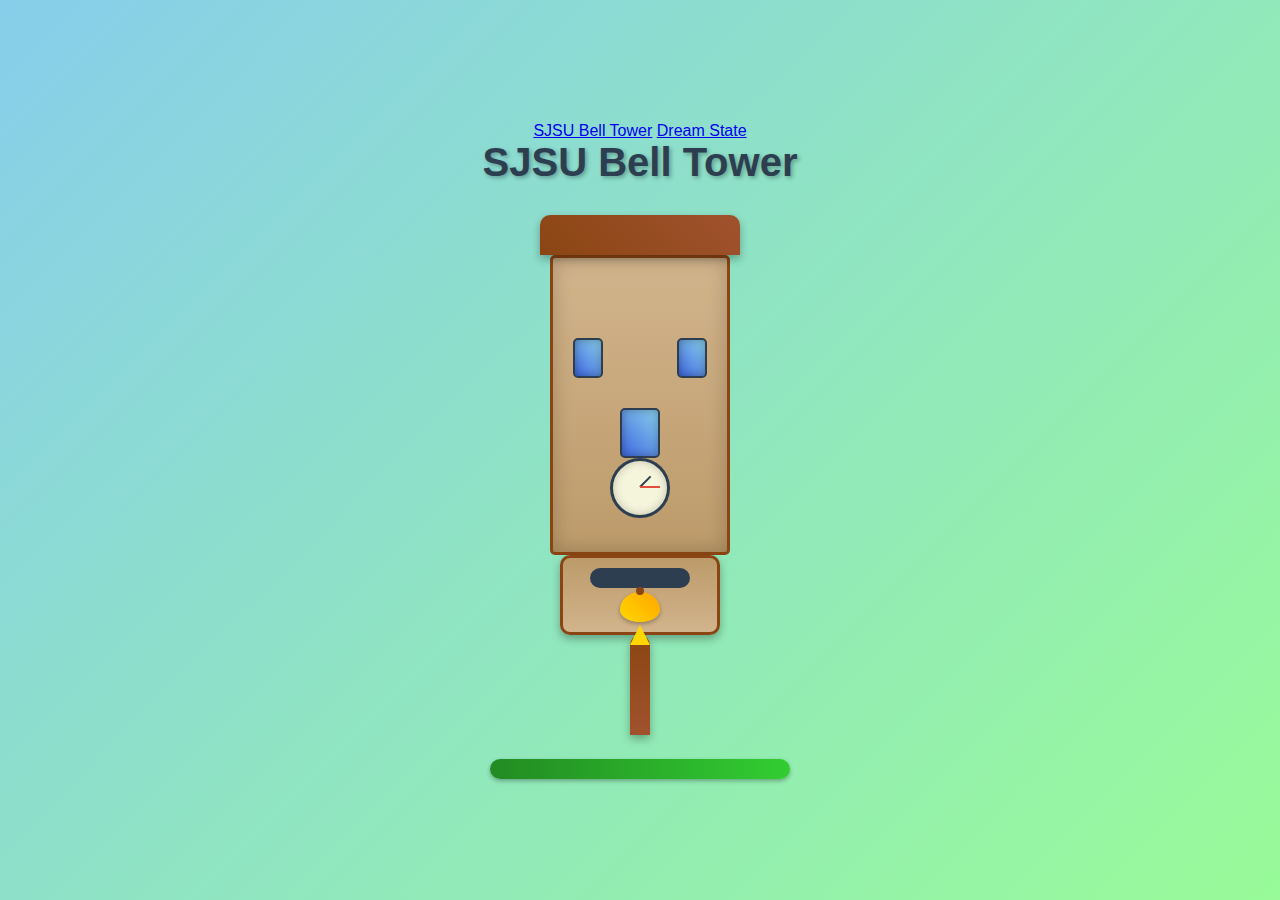
<file: index.html>
<!DOCTYPE html>
<html lang="en">
<head>
    <meta charset="UTF-8">
    <meta name="viewport" content="width=device-width, initial-scale=1.0">
    <title>SJSU Bell Tower</title>
    <link rel="stylesheet" href="style.css">
</head>
<body>
    <div class="container">
        <nav class="navigation">
            <a href="index.html" class="active">SJSU Bell Tower</a>
            <a href="dream.html">Dream State</a>
        </nav>
        
        <h1>SJSU Bell Tower</h1>
        
        <!-- Bell Tower Structure -->
        <div class="bell-tower">
            <!-- Base/Foundation -->
            <div class="tower-base"></div>
            
            <!-- Main Tower Body -->
            <div class="tower-body">
                <!-- Windows -->
                <div class="window window-left"></div>
                <div class="window window-right"></div>
                <div class="window window-center"></div>
                
                <!-- Clock -->
                <div class="clock">
                    <div class="clock-face">
                        <div class="clock-hands">
                            <div class="hour-hand"></div>
                            <div class="minute-hand"></div>
                        </div>
                    </div>
                </div>
            </div>
            
            <!-- Bell Chamber -->
            <div class="bell-chamber">
                <div class="bell-opening"></div>
                <div class="bell"></div>
            </div>
            
            <!-- Spire/Top -->
            <div class="spire">
                <div class="spire-tip"></div>
            </div>
        </div>
        
        <!-- Ground/Base -->
        <div class="ground"></div>
    </div>
</body>
</html>
</file>
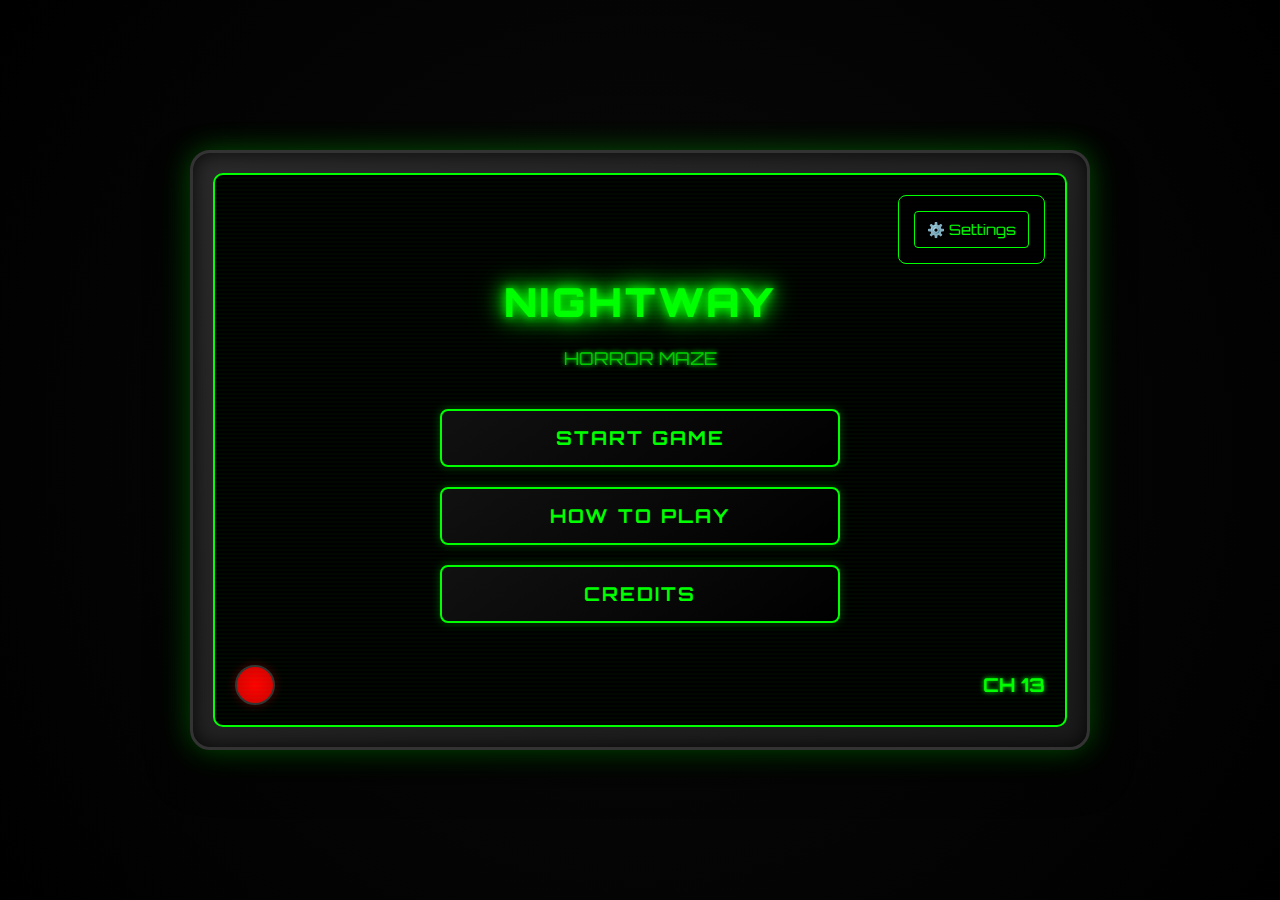
<file: Project horror/Index.html>
<!doctype html>
<html lang="en">
<head>
<meta charset="utf-8" />
<meta name="viewport" content="width=device-width,initial-scale=1" />
<title>Nightway — Horror Maze</title>
<style>
@import url('https://fonts.googleapis.com/css2?family=Orbitron:wght@400;700;900&display=swap');

* {
    margin: 0;
    padding: 0;
    box-sizing: border-box;
}

body {
    font-family: 'Orbitron', monospace;
    background: radial-gradient(circle at center, #0a0a0a 0%, #000000 100%);
    color: #00ff00;
    display: flex;
    align-items: center;
    justify-content: center;
    min-height: 100vh;
    overflow: hidden;
}

/* TV Frame */
.tv-container {
    position: relative;
    width: 900px;
    height: 600px;
    max-width: 95vw;
    max-height: 80vh;
}

.tv-frame {
    width: 100%;
    height: 100%;
    background: linear-gradient(145deg, #2a2a2a, #1a1a1a);
    border-radius: 20px;
    padding: 20px;
    box-shadow: 
        0 0 30px rgba(0, 255, 0, 0.3),
        inset 0 0 20px rgba(0, 0, 0, 0.8),
        0 20px 40px rgba(0, 0, 0, 0.9);
    border: 3px solid #333;
    position: relative;
}

.tv-screen {
    width: 100%;
    height: 100%;
    background: #000;
    border-radius: 10px;
    position: relative;
    overflow: hidden;
    border: 2px solid #00ff00;
}

/* Scan lines effect */
.tv-screen::before {
    content: '';
    position: absolute;
    top: 0;
    left: 0;
    right: 0;
    bottom: 0;
    background: repeating-linear-gradient(
        0deg,
        transparent,
        transparent 2px,
        rgba(0, 255, 0, 0.03) 2px,
        rgba(0, 255, 0, 0.03) 4px
    );
    pointer-events: none;
    z-index: 1;
}

/* Screen glow */
.tv-screen::after {
    content: '';
    position: absolute;
    top: -2px;
    left: -2px;
    right: -2px;
    bottom: -2px;
    background: linear-gradient(45deg, #00ff00, #00cc00, #00ff00);
    border-radius: 12px;
    z-index: -1;
    filter: blur(3px);
    opacity: 0.3;
}

/* Content */
.tv-content {
    position: relative;
    z-index: 2;
    padding: 40px;
    height: 100%;
    display: flex;
    flex-direction: column;
    justify-content: center;
    align-items: center;
    text-align: center;
}

h1 {
    font-size: 2.5rem;
    font-weight: 900;
    margin-bottom: 20px;
    text-shadow: 
        0 0 10px #00ff00,
        0 0 20px #00ff00,
        0 0 30px #00ff00;
    letter-spacing: 3px;
    animation: glow 2s ease-in-out infinite alternate;
}

@keyframes glow {
    from { text-shadow: 0 0 10px #00ff00, 0 0 20px #00ff00, 0 0 30px #00ff00; }
    to { text-shadow: 0 0 20px #00ff00, 0 0 30px #00ff00, 0 0 40px #00ff00; }
}

.subtitle {
    color: #00cc00;
    font-size: 1.1rem;
    margin-bottom: 40px;
    text-shadow: 0 0 5px #00ff00;
}

.menu-container {
    display: flex;
    flex-direction: column;
    gap: 20px;
    width: 100%;
    max-width: 400px;
}

.menu-item {
    background: linear-gradient(145deg, #111, #000);
    border: 2px solid #00ff00;
    border-radius: 8px;
    padding: 15px 25px;
    color: #00ff00;
    text-decoration: none;
    font-size: 1.2rem;
    font-weight: 700;
    text-transform: uppercase;
    letter-spacing: 2px;
    transition: all 0.3s ease;
    position: relative;
    overflow: hidden;
    cursor: pointer;
    box-shadow: 0 0 10px rgba(0, 255, 0, 0.3);
}

.menu-item::before {
    content: '';
    position: absolute;
    top: 0;
    left: -100%;
    width: 100%;
    height: 100%;
    background: linear-gradient(90deg, transparent, rgba(0, 255, 0, 0.2), transparent);
    transition: left 0.5s ease;
}

.menu-item:hover::before {
    left: 100%;
}

.menu-item:hover {
    background: linear-gradient(145deg, #001100, #000);
    box-shadow: 
        0 0 20px rgba(0, 255, 0, 0.6),
        inset 0 0 20px rgba(0, 255, 0, 0.1);
    transform: translateY(-2px);
    text-shadow: 0 0 10px #00ff00;
}

.menu-item:active {
    transform: translateY(0);
    box-shadow: 0 0 15px rgba(0, 255, 0, 0.8);
}

/* Settings Panel */
.settings-panel {
    position: absolute;
    top: 20px;
    right: 20px;
    background: rgba(0, 0, 0, 0.8);
    border: 1px solid #00ff00;
    border-radius: 8px;
    padding: 15px;
    z-index: 10;
}

.settings-toggle {
    background: none;
    border: 1px solid #00ff00;
    color: #00ff00;
    padding: 8px 12px;
    border-radius: 4px;
    cursor: pointer;
    font-family: 'Orbitron', monospace;
    font-size: 0.9rem;
    transition: all 0.3s ease;
}

.settings-toggle:hover {
    background: rgba(0, 255, 0, 0.1);
    box-shadow: 0 0 10px rgba(0, 255, 0, 0.3);
}

.volume-control {
    display: none;
    margin-top: 10px;
    flex-direction: column;
    gap: 10px;
}

.volume-control.show {
    display: flex;
}

.volume-label {
    color: #00ff00;
    font-size: 0.9rem;
    text-align: center;
}

.volume-slider {
    width: 100%;
    height: 6px;
    background: #333;
    border-radius: 3px;
    outline: none;
    -webkit-appearance: none;
}

.volume-slider::-webkit-slider-thumb {
    -webkit-appearance: none;
    width: 18px;
    height: 18px;
    background: #00ff00;
    border-radius: 50%;
    cursor: pointer;
    box-shadow: 0 0 10px rgba(0, 255, 0, 0.5);
}

.volume-slider::-moz-range-thumb {
    width: 18px;
    height: 18px;
    background: #00ff00;
    border-radius: 50%;
    cursor: pointer;
    border: none;
    box-shadow: 0 0 10px rgba(0, 255, 0, 0.5);
}

/* TV Controls */
.tv-controls {
    position: absolute;
    bottom: 20px;
    left: 20px;
    right: 20px;
    display: flex;
    justify-content: space-between;
    align-items: center;
}

.power-button {
    width: 40px;
    height: 40px;
    background: radial-gradient(circle, #ff0000, #cc0000);
    border: 2px solid #333;
    border-radius: 50%;
    cursor: pointer;
    box-shadow: 0 0 10px rgba(255, 0, 0, 0.3);
    transition: all 0.3s ease;
}

.power-button:hover {
    box-shadow: 0 0 15px rgba(255, 0, 0, 0.6);
    transform: scale(1.1);
}

.channel-display {
    color: #00ff00;
    font-size: 1.2rem;
    font-weight: 700;
    text-shadow: 0 0 5px #00ff00;
}

/* Responsive */
@media (max-width: 768px) {
    .tv-container {
        width: 95vw;
        height: 70vh;
    }
    
    h1 {
        font-size: 2rem;
    }
    
    .menu-item {
        font-size: 1rem;
        padding: 12px 20px;
    }
    
    .tv-content {
        padding: 20px;
    }
}

/* Flicker effect */
@keyframes flicker {
    0%, 100% { opacity: 1; }
    50% { opacity: 0.98; }
}

.tv-screen {
    animation: flicker 0.15s infinite linear;
}
</style>
</head>
<body>
<div class="tv-container">
    <div class="tv-frame">
        <div class="tv-screen">
            <div class="tv-content">
                <h1>NIGHTWAY</h1>
                <div class="subtitle">HORROR MAZE</div>
                
                <div class="menu-container">
                    <a class="menu-item" href="game.html">Start Game</a>
                    <a class="menu-item" href="instructions.html">How to Play</a>
                    <a class="menu-item" href="credits.html">Credits</a>
                </div>
            </div>
            
            <!-- Settings Panel -->
            <div class="settings-panel">
                <button class="settings-toggle" onclick="toggleSettings()">⚙️ Settings</button>
                <div class="volume-control" id="volumeControl">
                    <div class="volume-label">Volume</div>
                    <input type="range" class="volume-slider" id="volumeSlider" min="0" max="100" value="50">
                </div>
            </div>
            
            <!-- TV Controls -->
            <div class="tv-controls">
                <div class="power-button" onclick="togglePower()"></div>
                <div class="channel-display">CH 13</div>
            </div>
        </div>
    </div>
</div>

<script>
// Audio context and sounds
let audioContext;
let sounds = {};

// Initialize audio
function initAudio() {
    try {
        audioContext = new (window.AudioContext || window.webkitAudioContext)();
        createSounds();
    } catch (e) {
        console.log('Audio not supported');
    }
}

// Create sound effects
function createSounds() {
    // Button click sound
    sounds.button = createTone(400, 0.1, 'triangle');
    
    // Menu hover sound
    sounds.hover = createTone(600, 0.05, 'sine');
    
    // TV static sound
    sounds.static = createTone(200, 0.2, 'sawtooth');
    
    // Settings sound
    sounds.settings = createTone(800, 0.15, 'square');
}

// Create a tone
function createTone(frequency, duration, type = 'sine') {
    return function() {
        if (!audioContext) return;
        
        const oscillator = audioContext.createOscillator();
        const gainNode = audioContext.createGain();
        
        oscillator.connect(gainNode);
        gainNode.connect(audioContext.destination);
        
        oscillator.frequency.setValueAtTime(frequency, audioContext.currentTime);
        oscillator.type = type;
        
        gainNode.gain.setValueAtTime(0.05, audioContext.currentTime);
        gainNode.gain.exponentialRampToValueAtTime(0.01, audioContext.currentTime + duration);
        
        oscillator.start(audioContext.currentTime);
        oscillator.stop(audioContext.currentTime + duration);
    };
}

// Play sound effect
function playSound(soundName) {
    if (sounds[soundName]) {
        sounds[soundName]();
    }
}

let isSettingsOpen = false;
let isPowerOn = true;

function toggleSettings() {
    isSettingsOpen = !isSettingsOpen;
    const volumeControl = document.getElementById('volumeControl');
    if (isSettingsOpen) {
        volumeControl.classList.add('show');
    } else {
        volumeControl.classList.remove('show');
    }
    playSound('settings');
}

function togglePower() {
    isPowerOn = !isPowerOn;
    const tvScreen = document.querySelector('.tv-screen');
    if (isPowerOn) {
        tvScreen.style.animation = 'flicker 0.15s infinite linear';
    } else {
        tvScreen.style.animation = 'none';
        tvScreen.style.background = '#000';
    }
    playSound('static');
}

// Volume control
const volumeSlider = document.getElementById('volumeSlider');
volumeSlider.addEventListener('input', function() {
    // Here you would typically control actual audio volume
    console.log('Volume set to:', this.value + '%');
});

// Add some retro sound effects (optional)
document.addEventListener('DOMContentLoaded', function() {
    // Initialize audio
    initAudio();
    
    // Add click sound effects for menu items
    const menuItems = document.querySelectorAll('.menu-item');
    menuItems.forEach(item => {
        item.addEventListener('click', function(e) {
            playSound('button');
            // Add a brief visual feedback
            this.style.transform = 'scale(0.95)';
            setTimeout(() => {
                this.style.transform = '';
            }, 100);
        });
        
        // Add hover sound
        item.addEventListener('mouseenter', function() {
            playSound('hover');
        });
    });
    
    // Add sound effects to buttons
    const buttons = document.querySelectorAll('.btn');
    buttons.forEach(button => {
        button.addEventListener('click', function() {
            playSound('button');
        });
        button.addEventListener('mouseenter', function() {
            playSound('hover');
        });
    });
});
</script>
</body>
</html>
</file>
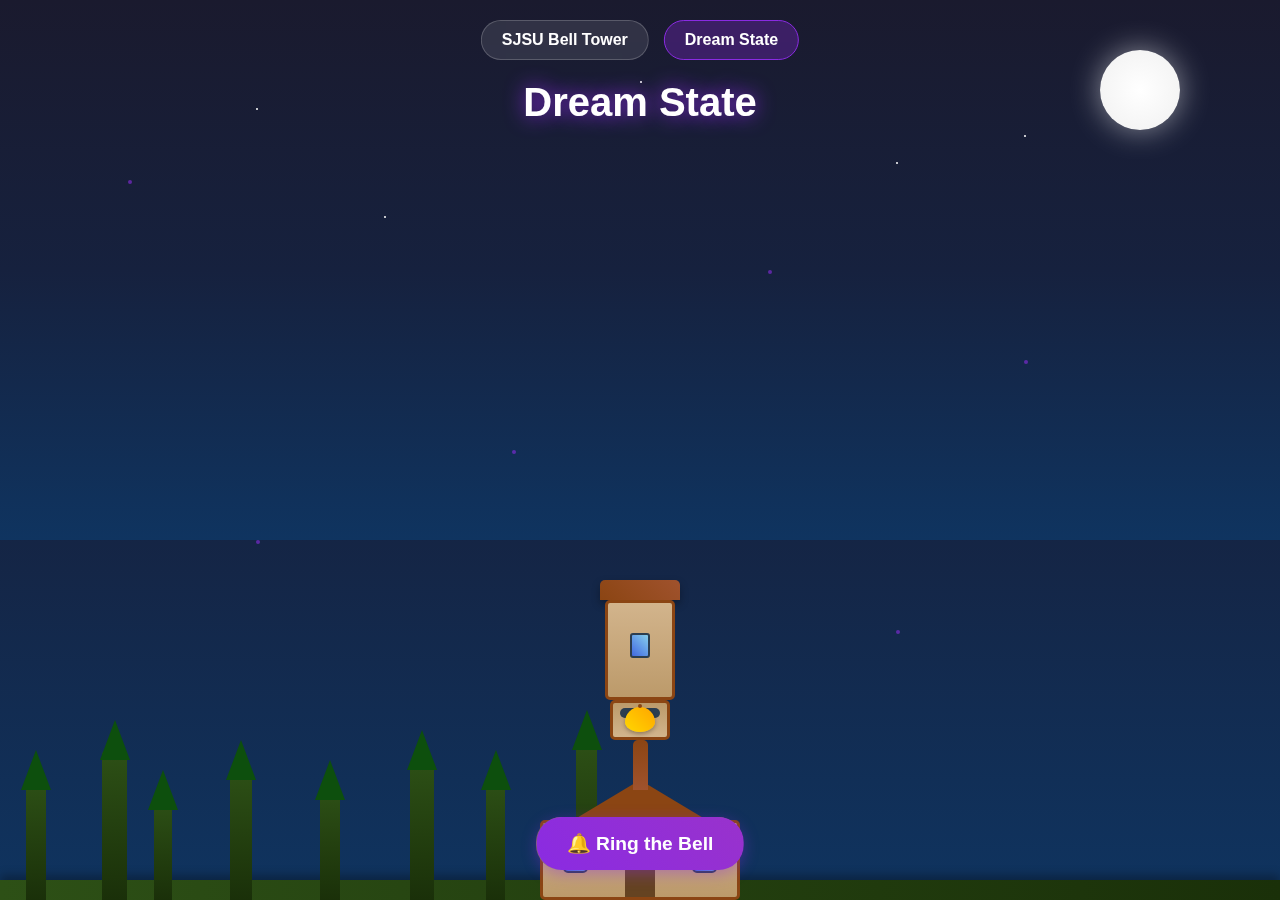
<file: dream.html>
<!DOCTYPE html>
<html lang="en">
<head>
    <meta charset="UTF-8">
    <meta name="viewport" content="width=device-width, initial-scale=1.0">
    <title>Dream State - Forest Church</title>
    <link rel="stylesheet" href="dream.css">
</head>
<body>
    <div class="dream-container">
        <!-- Navigation -->
        <nav class="navigation">
            <a href="index.html">SJSU Bell Tower</a>
            <a href="dream.html" class="active">Dream State</a>
        </nav>
        
        <h1 class="dream-title">Dream State</h1>
        
        <!-- Dream Scene -->
        <div class="dream-scene">
            <!-- Sky and Clouds -->
            <div class="sky">
                <div class="cloud cloud-1"></div>
                <div class="cloud cloud-2"></div>
                <div class="cloud cloud-3"></div>
                <div class="moon"></div>
                <div class="stars">
                    <div class="star star-1"></div>
                    <div class="star star-2"></div>
                    <div class="star star-3"></div>
                    <div class="star star-4"></div>
                    <div class="star star-5"></div>
                </div>
            </div>
            
            <!-- Forest Background -->
            <div class="forest">
                <div class="tree tree-1"></div>
                <div class="tree tree-2"></div>
                <div class="tree tree-3"></div>
                <div class="tree tree-4"></div>
                <div class="tree tree-5"></div>
                <div class="tree tree-6"></div>
                <div class="tree tree-7"></div>
                <div class="tree tree-8"></div>
            </div>
            
            <!-- Church Building -->
            <div class="church">
                <!-- Church Main Building -->
                <div class="church-body">
                    <div class="church-roof"></div>
                    <div class="church-walls">
                        <div class="church-door"></div>
                        <div class="church-window window-left"></div>
                        <div class="church-window window-right"></div>
                    </div>
                </div>
                
                <!-- Bell Tower -->
                <div class="bell-tower">
                    <div class="tower-base"></div>
                    <div class="tower-body">
                        <div class="tower-window"></div>
                    </div>
                    
                    <!-- Bell Chamber -->
                    <div class="bell-chamber">
                        <div class="bell-opening"></div>
                        <div class="big-bell" id="bigBell">
                            <div class="bell-clapper"></div>
                        </div>
                    </div>
                    
                    <!-- Tower Spire -->
                    <div class="tower-spire">
                    </div>
                </div>
            </div>
            
            <!-- Sound Waves -->
            <div class="sound-waves">
                <div class="sound-wave wave-1"></div>
                <div class="sound-wave wave-2"></div>
                <div class="sound-wave wave-3"></div>
                <div class="sound-wave wave-4"></div>
            </div>
            
            <!-- Dream Particles -->
            <div class="dream-particles">
                <div class="particle particle-1"></div>
                <div class="particle particle-2"></div>
                <div class="particle particle-3"></div>
                <div class="particle particle-4"></div>
                <div class="particle particle-5"></div>
                <div class="particle particle-6"></div>
            </div>
            
            <!-- Ground -->
            <div class="ground"></div>
        </div>
        
        <!-- Bell Control -->
        <div class="bell-control">
            <button id="ringBell" class="ring-button">🔔 Ring the Bell</button>
        </div>
    </div>
    
    <script>
        // Bell ringing animation
        document.getElementById('ringBell').addEventListener('click', function() {
            const bell = document.getElementById('bigBell');
            const soundWaves = document.querySelectorAll('.sound-wave');
            
            // Ring the bell
            bell.style.animation = 'bellRing 0.5s ease-in-out';
            
            // Show sound waves
            soundWaves.forEach((wave, index) => {
                setTimeout(() => {
                    wave.style.animation = 'soundWaveExpand 2s ease-out forwards';
                }, index * 200);
            });
            
            // Reset animations after completion
            setTimeout(() => {
                bell.style.animation = 'bellSway 3s ease-in-out infinite';
                soundWaves.forEach(wave => {
                    wave.style.animation = 'none';
                });
            }, 3000);
        });
        
        // Auto-ring bell every 10 seconds
        setInterval(() => {
            document.getElementById('ringBell').click();
        }, 10000);
    </script>
</body>
</html>
</file>
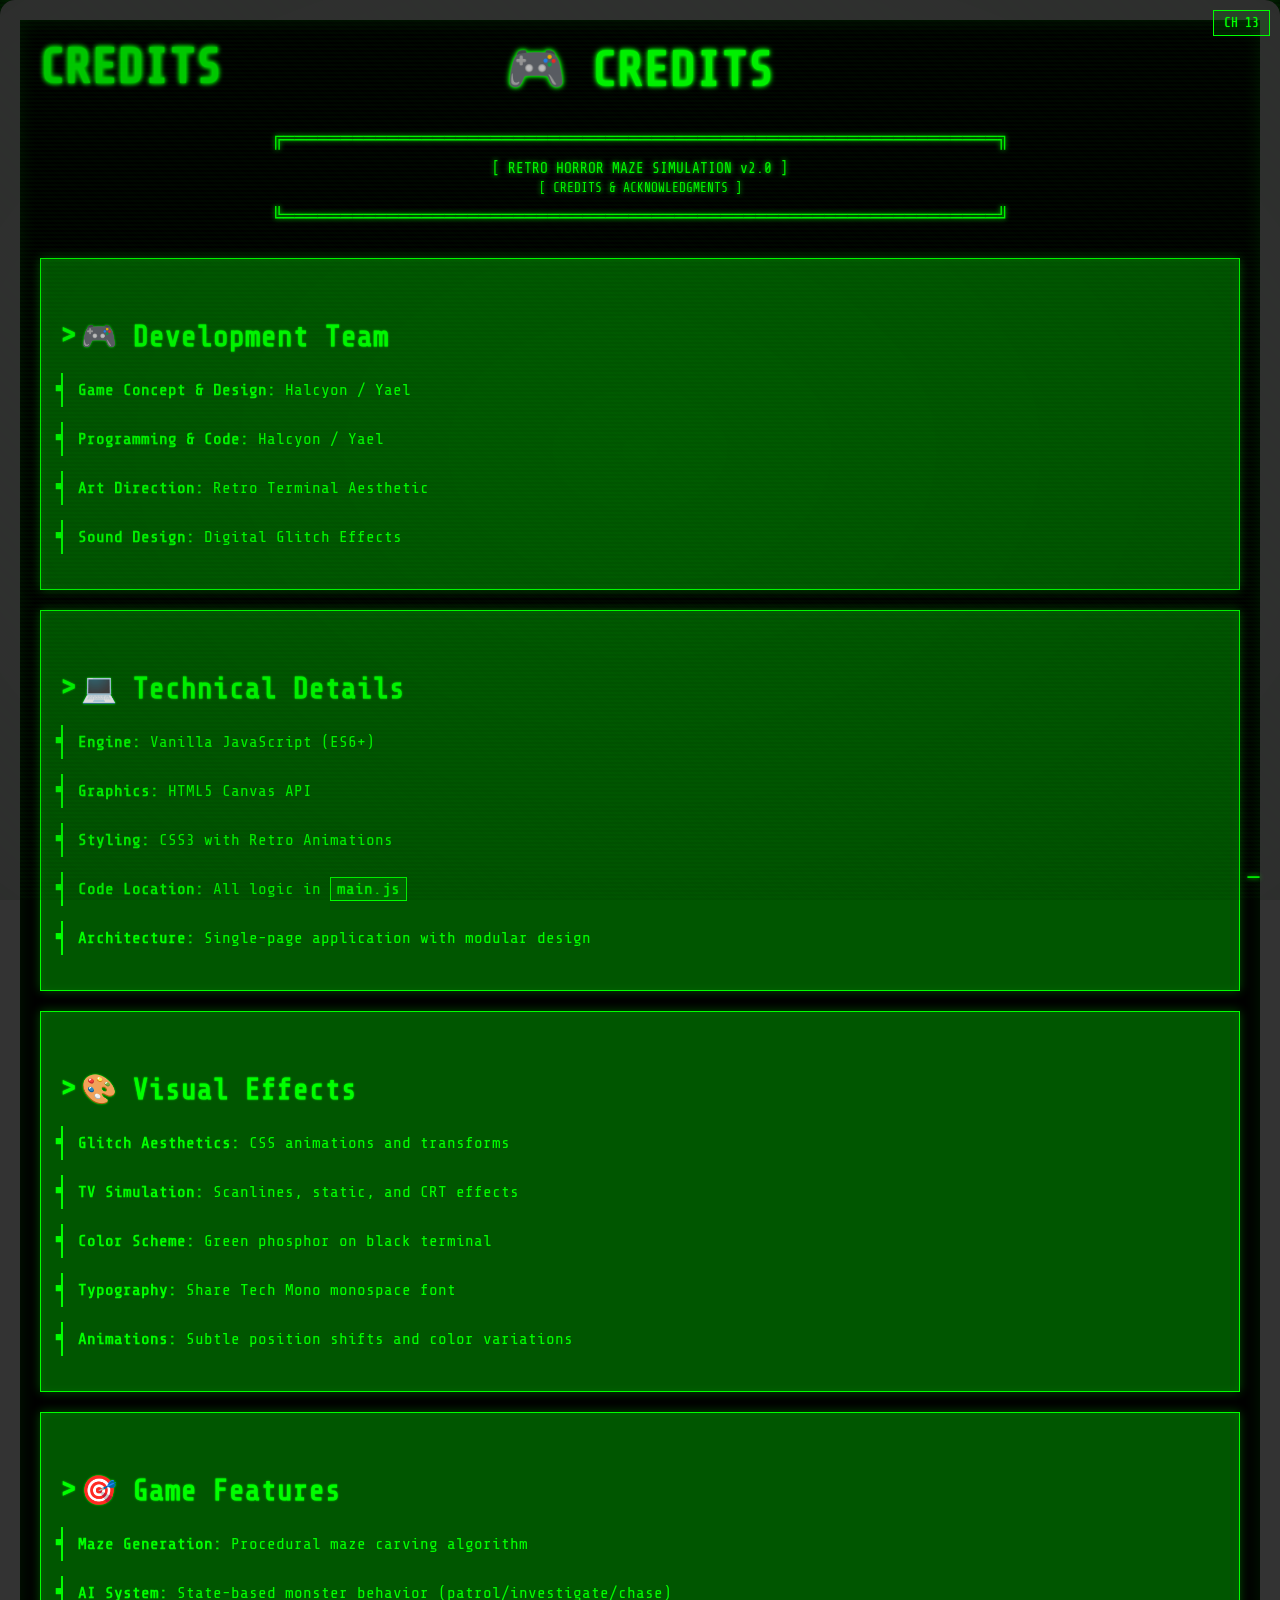
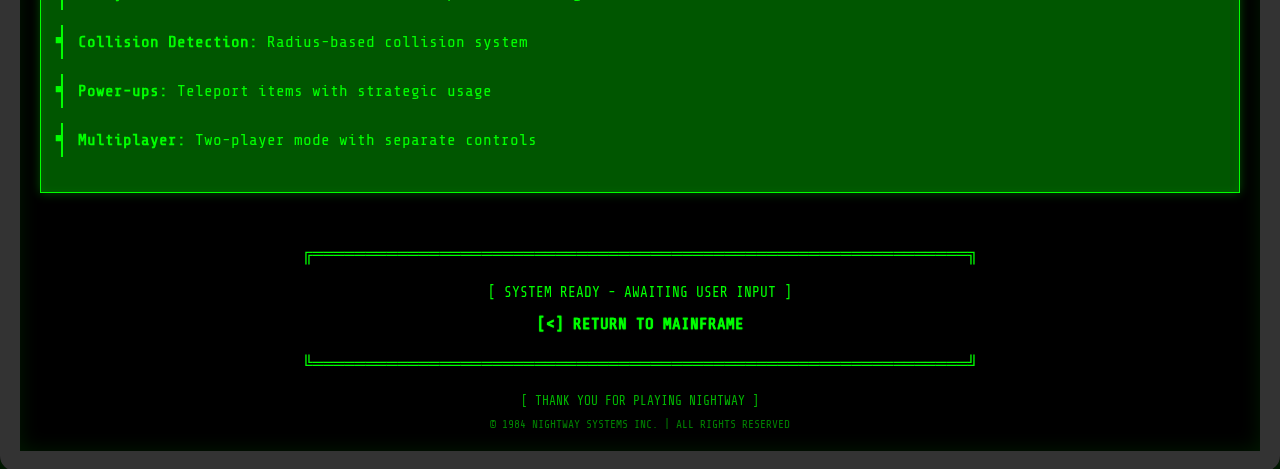
<file: Project horror/credits.html>
<!doctype html>
<html lang="en">
<head>
<meta charset="utf-8" />
<meta name="viewport" content="width=device-width,initial-scale=1" />
<title>Nightway — Credits</title>
<style>
@import url('https://fonts.googleapis.com/css2?family=Orbitron:wght@400;700;900&family=Share+Tech+Mono&display=swap');

* {
    margin: 0;
    padding: 0;
    box-sizing: border-box;
}

body {
    font-family: 'Share Tech Mono', monospace;
    background: #000000;
    color: #00ff00;
    margin: 0;
    padding: 20px;
    min-height: 100vh;
    position: relative;
    overflow-x: hidden;
    animation: glitchBackground 0.3s infinite;
    border: 20px solid #333333;
    border-radius: 15px;
    box-shadow: 
        0 0 30px rgba(0, 255, 0, 0.3),
        inset 0 0 20px rgba(0, 255, 0, 0.1);
}

@keyframes glitchBackground {
    0%, 100% { 
        background: #000000;
    }
    10% { 
        background: #001100;
    }
    20% { 
        background: #000000;
    }
    30% { 
        background: #002200;
    }
    40% { 
        background: #000000;
    }
    50% { 
        background: #001100;
    }
    60% { 
        background: #000000;
    }
    70% { 
        background: #002200;
    }
    80% { 
        background: #000000;
    }
    90% { 
        background: #001100;
    }
}

body::before {
    content: '';
    position: fixed;
    top: 0;
    left: 0;
    width: 100%;
    height: 100%;
    background: 
        repeating-linear-gradient(
            0deg,
            transparent,
            transparent 2px,
            rgba(0, 255, 0, 0.03) 2px,
            rgba(0, 255, 0, 0.03) 4px
        );
    pointer-events: none;
    z-index: -1;
    animation: scanlines 0.1s linear infinite;
}

/* TV Screen effect */
body::after {
    content: '';
    position: fixed;
    top: 0;
    left: 0;
    width: 100%;
    height: 100%;
    background: radial-gradient(ellipse at center, transparent 0%, rgba(0, 0, 0, 0.1) 100%);
    pointer-events: none;
    z-index: 1;
}

@keyframes scanlines {
    0% { transform: translateY(0); }
    100% { transform: translateY(4px); }
}

h1 {
    font-family: 'Share Tech Mono', monospace;
    font-weight: 900;
    font-size: 3rem;
    text-align: center;
    margin-bottom: 30px;
    color: #00ff00;
    text-shadow: 
        0 0 2px #00ff00,
        0 0 4px #00ff00,
        0 0 6px #00ff00;
    position: relative;
    animation: glitchText 0.3s infinite;
}

h1::before {
    content: 'CREDITS';
    position: absolute;
    top: 0;
    left: 0;
    color: #00ff00;
    z-index: -1;
    animation: glitchShift 2s infinite;
    opacity: 0.7;
}

h1::after {
    content: 'CREDITS';
    position: absolute;
    top: 0;
    left: 0;
    color: #00ff00;
    z-index: -2;
    animation: glitchShift 2s infinite reverse;
    opacity: 0.5;
}

@keyframes glitchText {
    0%, 100% { 
        transform: translate(0);
    }
    10% { 
        transform: translate(-0.3px, 0.3px);
    }
    20% { 
        transform: translate(0.3px, -0.3px);
    }
    30% { 
        transform: translate(-0.3px, -0.3px);
    }
    40% { 
        transform: translate(0.3px, 0.3px);
    }
    50% { 
        transform: translate(0);
    }
}

@keyframes glitchShift {
    0%, 100% { transform: translate(0); }
    20% { transform: translate(-0.5px, 0.5px); }
    40% { transform: translate(-0.5px, -0.5px); }
    60% { transform: translate(0.5px, 0.5px); }
    80% { transform: translate(0.5px, -0.5px); }
}

h2 {
    font-family: 'Share Tech Mono', monospace;
    font-weight: 700;
    color: #00ff00;
    margin-top: 40px;
    margin-bottom: 20px;
    font-size: 1.8rem;
    text-shadow: 0 0 2px #00ff00;
    position: relative;
    padding-left: 20px;
    animation: glitchText 0.5s infinite;
}

h2::before {
    content: '>';
    position: absolute;
    left: 0;
    color: #00ff00;
    animation: blink 1s infinite;
    font-weight: bold;
}

@keyframes blink {
    0%, 50% { opacity: 1; }
    51%, 100% { opacity: 0; }
}

.credits-section {
    background: rgba(0, 255, 0, 0.05);
    border: 1px solid #00ff00;
    border-radius: 0;
    padding: 20px;
    margin: 20px 0;
    position: relative;
    box-shadow: 
        0 0 10px rgba(0, 255, 0, 0.3),
        inset 0 0 10px rgba(0, 255, 0, 0.1);
    transition: all 0.3s ease;
    animation: glitchBox 0.4s infinite;
}

.credits-section::before {
    content: '';
    position: absolute;
    top: -1px;
    left: -1px;
    right: -1px;
    bottom: -1px;
    background: #00ff00;
    border-radius: 0;
    z-index: -1;
    animation: borderGlitch 2s linear infinite;
    opacity: 0.3;
}

@keyframes borderGlitch {
    0%, 100% { 
        background: #00ff00;
        transform: translate(0);
    }
    25% { 
        background: #00ff00;
        transform: translate(-0.3px, 0.3px);
    }
    50% { 
        background: #00ff00;
        transform: translate(0.3px, -0.3px);
    }
    75% { 
        background: #00ff00;
        transform: translate(-0.3px, -0.3px);
    }
}

@keyframes glitchBox {
    0%, 100% { 
        transform: translate(0);
    }
    10% { 
        transform: translate(-0.2px, 0.2px);
    }
    20% { 
        transform: translate(0.2px, -0.2px);
    }
    30% { 
        transform: translate(-0.2px, -0.2px);
    }
    40% { 
        transform: translate(0.2px, 0.2px);
    }
}

.credits-section:hover {
    transform: translateY(-1px);
    box-shadow: 
        0 0 15px rgba(0, 255, 0, 0.5),
        inset 0 0 15px rgba(0, 255, 0, 0.2);
    animation: glitchBox 0.2s infinite;
}

p {
    margin: 15px 0;
    padding: 8px 0;
    border-left: 2px solid #00ff00;
    padding-left: 15px;
    position: relative;
    transition: all 0.3s ease;
    animation: glitchText 0.8s infinite;
}

p::before {
    content: '■';
    position: absolute;
    left: -8px;
    color: #00ff00;
    font-size: 0.8rem;
    animation: pulse 2s infinite;
}

@keyframes pulse {
    0%, 100% { opacity: 0.5; transform: scale(1); }
    50% { opacity: 1; transform: scale(1.2); }
}

p:hover {
    background: rgba(0, 255, 0, 0.1);
    transform: translateX(5px);
    animation: glitchText 0.3s infinite;
}

code {
    background: rgba(0, 255, 0, 0.1);
    border: 1px solid #00ff00;
    padding: 2px 6px;
    font-family: 'Share Tech Mono', monospace;
    color: #00ff00;
    text-shadow: 0 0 1px #00ff00;
}

a {
    color: #00ff00;
    text-decoration: none;
    font-weight: 700;
    position: relative;
    transition: all 0.3s ease;
    text-shadow: 0 0 1px #00ff00;
    animation: glitchText 1s infinite;
}

a::after {
    content: '';
    position: absolute;
    bottom: -2px;
    left: 0;
    width: 0;
    height: 2px;
    background: #00ff00;
    transition: width 0.3s ease;
    box-shadow: 0 0 5px #00ff00;
}

a:hover {
    color: #00ff00;
    text-shadow: 0 0 8px #00ff00;
    animation: glitchText 0.3s infinite;
}

a:hover::after {
    width: 100%;
}

/* TV Channel indicator */
.tv-channel {
    position: fixed;
    top: 10px;
    right: 10px;
    background: rgba(0, 255, 0, 0.1);
    border: 1px solid #00ff00;
    padding: 5px 10px;
    font-family: 'Share Tech Mono', monospace;
    font-size: 0.8rem;
    color: #00ff00;
    text-shadow: 0 0 1px #00ff00;
    animation: glitchText 0.5s infinite;
    z-index: 10;
}

/* TV Static effect */
.tv-static {
    position: fixed;
    top: 0;
    left: 0;
    width: 100%;
    height: 100%;
    background: 
        repeating-linear-gradient(
            45deg,
            transparent,
            transparent 1px,
            rgba(0, 255, 0, 0.01) 1px,
            rgba(0, 255, 0, 0.01) 2px
        );
    pointer-events: none;
    z-index: 0;
    animation: static 0.1s linear infinite;
}

@keyframes static {
    0% { transform: translate(0, 0); }
    10% { transform: translate(-0.3px, 0.3px); }
    20% { transform: translate(0.3px, -0.3px); }
    30% { transform: translate(-0.3px, -0.3px); }
    40% { transform: translate(0.3px, 0.3px); }
    50% { transform: translate(0, 0); }
    60% { transform: translate(-0.3px, 0.3px); }
    70% { transform: translate(0.3px, -0.3px); }
    80% { transform: translate(-0.3px, -0.3px); }
    90% { transform: translate(0.3px, 0.3px); }
    100% { transform: translate(0, 0); }
}

/* Responsive design */
@media (max-width: 768px) {
    h1 { font-size: 2rem; }
    h2 { font-size: 1.5rem; }
    .credits-section { padding: 15px; }
    body { padding: 10px; border: 10px solid #333333; }
}
</style>
</head>
<body>
<div class="tv-static"></div>
<div class="tv-channel">CH 13</div>

<div class="glitch" data-text="CREDITS">
    <h1>🎮 CREDITS</h1>
</div>

<div style="text-align: center; margin-bottom: 30px; font-family: 'Share Tech Mono', monospace; color: #00ff00; text-shadow: 0 0 5px #00ff00;">
    <div style="font-size: 1.2rem; margin-bottom: 10px; animation: glitchText 0.6s infinite;">╔══════════════════════════════════════════════════════════════╗</div>
    <div style="font-size: 0.9rem; color: #00ff00; animation: glitchText 0.8s infinite;">[ RETRO HORROR MAZE SIMULATION v2.0 ]</div>
    <div style="font-size: 0.8rem; color: #00ff00; margin-top: 5px; animation: glitchText 1s infinite;">[ CREDITS & ACKNOWLEDGMENTS ]</div>
    <div style="font-size: 1.2rem; margin-top: 10px; animation: glitchText 0.6s infinite;">╚══════════════════════════════════════════════════════════════╝</div>
</div>

<div class="credits-section">
    <h2>🎮 Development Team</h2>
    <p><strong>Game Concept & Design:</strong> Halcyon / Yael</p>
    <p><strong>Programming & Code:</strong> Halcyon / Yael</p>
    <p><strong>Art Direction:</strong> Retro Terminal Aesthetic</p>
    <p><strong>Sound Design:</strong> Digital Glitch Effects</p>
</div>

<div class="credits-section">
    <h2>💻 Technical Details</h2>
    <p><strong>Engine:</strong> Vanilla JavaScript (ES6+)</p>
    <p><strong>Graphics:</strong> HTML5 Canvas API</p>
    <p><strong>Styling:</strong> CSS3 with Retro Animations</p>
    <p><strong>Code Location:</strong> All logic in <code>main.js</code></p>
    <p><strong>Architecture:</strong> Single-page application with modular design</p>
</div>

<div class="credits-section">
    <h2>🎨 Visual Effects</h2>
    <p><strong>Glitch Aesthetics:</strong> CSS animations and transforms</p>
    <p><strong>TV Simulation:</strong> Scanlines, static, and CRT effects</p>
    <p><strong>Color Scheme:</strong> Green phosphor on black terminal</p>
    <p><strong>Typography:</strong> Share Tech Mono monospace font</p>
    <p><strong>Animations:</strong> Subtle position shifts and color variations</p>
</div>

<div class="credits-section">
    <h2>🎯 Game Features</h2>
    <p><strong>Maze Generation:</strong> Procedural maze carving algorithm</p>
    <p><strong>AI System:</strong> State-based monster behavior (patrol/investigate/chase)</p>
    <p><strong>Collision Detection:</strong> Radius-based collision system</p>
    <p><strong>Power-ups:</strong> Teleport items with strategic usage</p>
    <p><strong>Multiplayer:</strong> Two-player mode with separate controls</p>
</div>

<div style="text-align: center; margin-top: 50px; font-family: 'Share Tech Mono', monospace;">
    <div style="color: #00ff00; font-size: 1.1rem; margin-bottom: 20px; animation: glitchText 0.6s infinite;">
        ╔══════════════════════════════════════════════════════════════╗
    </div>
    <div style="color: #00ff00; font-size: 0.9rem; margin-bottom: 15px; animation: glitchText 0.8s infinite;">
        [ SYSTEM READY - AWAITING USER INPUT ]
    </div>
    <div style="color: #00ff00; font-size: 1rem; margin-bottom: 20px;">
        <a href="index.html">[<] RETURN TO MAINFRAME</a>
    </div>
    <div style="color: #00ff00; font-size: 1.1rem; animation: glitchText 0.6s infinite;">
        ╚══════════════════════════════════════════════════════════════╝
    </div>
    <div style="color: #00ff00; font-size: 0.8rem; margin-top: 20px; opacity: 0.7; animation: glitchText 1.2s infinite;">
        [ THANK YOU FOR PLAYING NIGHTWAY ]
    </div>
    <div style="color: #00ff00; font-size: 0.7rem; margin-top: 10px; opacity: 0.5; animation: glitchText 1.5s infinite;">
        © 1984 NIGHTWAY SYSTEMS INC. | ALL RIGHTS RESERVED
    </div>
</div>

<!-- Retro terminal cursor effect -->
<div style="position: fixed; bottom: 20px; right: 20px; color: #00ff00; font-family: 'Share Tech Mono', monospace; font-size: 1.5rem; animation: blink 1s infinite; text-shadow: 0 0 5px #00ff00;">
    _
</div>

<script>
// Audio context and sounds
let audioContext;
let sounds = {};

// Initialize audio
function initAudio() {
    try {
        audioContext = new (window.AudioContext || window.webkitAudioContext)();
        createSounds();
    } catch (e) {
        console.log('Audio not supported');
    }
}

// Create sound effects
function createSounds() {
    // Button click sound
    sounds.button = createTone(400, 0.1, 'triangle');
    
    // Link hover sound
    sounds.hover = createTone(600, 0.05, 'sine');
    
    // Credits sound
    sounds.credits = createTone(1000, 0.2, 'square');
}

// Create a tone
function createTone(frequency, duration, type = 'sine') {
    return function() {
        if (!audioContext) return;
        
        const oscillator = audioContext.createOscillator();
        const gainNode = audioContext.createGain();
        
        oscillator.connect(gainNode);
        gainNode.connect(audioContext.destination);
        
        oscillator.frequency.setValueAtTime(frequency, audioContext.currentTime);
        oscillator.type = type;
        
        gainNode.gain.setValueAtTime(0.05, audioContext.currentTime);
        gainNode.gain.exponentialRampToValueAtTime(0.01, audioContext.currentTime + duration);
        
        oscillator.start(audioContext.currentTime);
        oscillator.stop(audioContext.currentTime + duration);
    };
}

// Play sound effect
function playSound(soundName) {
    if (sounds[soundName]) {
        sounds[soundName]();
    }
}

// Initialize audio when page loads
document.addEventListener('DOMContentLoaded', function() {
    initAudio();
    
    // Add sound effects to links
    const links = document.querySelectorAll('a');
    links.forEach(link => {
        link.addEventListener('click', function() {
            playSound('button');
        });
        link.addEventListener('mouseenter', function() {
            playSound('hover');
        });
    });
    
    // Add credits sound to page load
    setTimeout(() => {
        playSound('credits');
    }, 300);
});
</script>
</body>
</html>
</file>
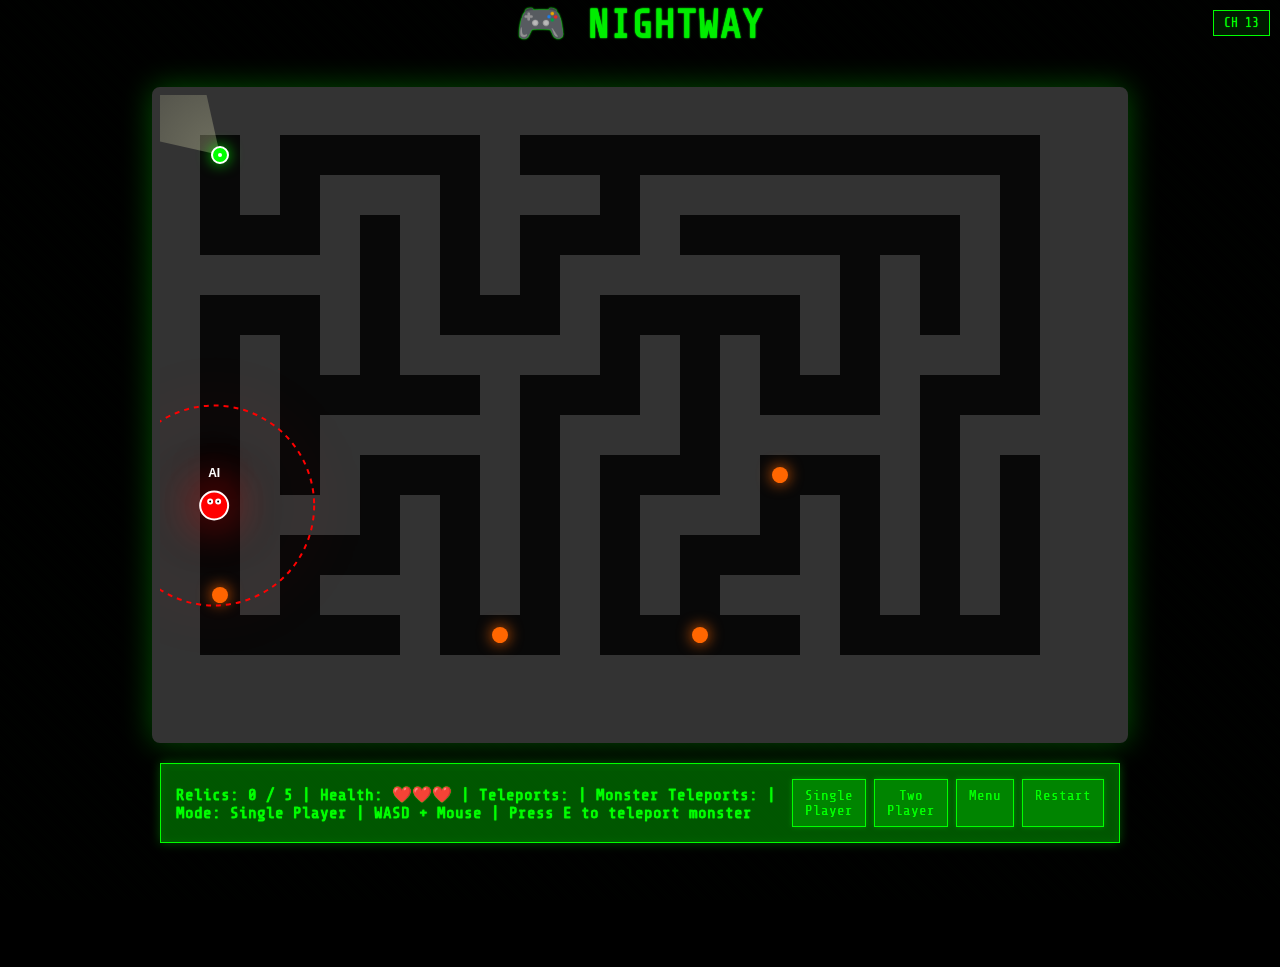
<file: Project horror/game.html>
<!doctype html>
<html lang="en">
<head>
<meta charset="utf-8" />
<meta name="viewport" content="width=device-width,initial-scale=1" />
<title>Nightway — Play</title>
<style>
@import url('https://fonts.googleapis.com/css2?family=Orbitron:wght@400;700;900&family=Share+Tech+Mono&display=swap');

* {
    margin: 0;
    padding: 0;
    box-sizing: border-box;
}

html, body {
    height: 100%;
    margin: 0;
    background: #000000;
    color: #00ff00;
    font-family: 'Share Tech Mono', monospace;
    position: relative;
    overflow-x: hidden;
    animation: glitchBackground 0.3s infinite;
}

@keyframes glitchBackground {
    0%, 100% { 
        background: #000000;
    }
    10% { 
        background: #001100;
    }
    20% { 
        background: #000000;
    }
    30% { 
        background: #002200;
    }
    40% { 
        background: #000000;
    }
    50% { 
        background: #001100;
    }
    60% { 
        background: #000000;
    }
    70% { 
        background: #002200;
    }
    80% { 
        background: #000000;
    }
    90% { 
        background: #001100;
    }
}

body::before {
    content: '';
    position: fixed;
    top: 0;
    left: 0;
    width: 100%;
    height: 100%;
    background: 
        repeating-linear-gradient(
            0deg,
            transparent,
            transparent 2px,
            rgba(0, 255, 0, 0.03) 2px,
            rgba(0, 255, 0, 0.03) 4px
        );
    pointer-events: none;
    z-index: -1;
    animation: scanlines 0.1s linear infinite;
}

/* TV Screen effect */
body::after {
    content: '';
    position: fixed;
    top: 0;
    left: 0;
    width: 100%;
    height: 100%;
    background: radial-gradient(ellipse at center, transparent 0%, rgba(0, 0, 0, 0.1) 100%);
    pointer-events: none;
    z-index: 1;
}

@keyframes scanlines {
    0% { transform: translateY(0); }
    100% { transform: translateY(4px); }
}

#gameWrap {
    display: flex;
    flex-direction: column;
    align-items: center;
    padding: 20px;
    min-height: 100vh;
    position: relative;
    z-index: 2;
}

canvas {
    background: #080808;
    border: 8px solid #333333;
    border-radius: 8px;
    box-shadow: 
        0 0 30px rgba(0, 255, 0, 0.3),
        inset 0 0 20px rgba(0, 255, 0, 0.1);
    position: relative;
    animation: glitchCanvas 0.4s infinite;
}

@keyframes glitchCanvas {
    0%, 100% { 
        transform: translate(0);
    }
    10% { 
        transform: translate(-0.1px, 0.1px);
    }
    20% { 
        transform: translate(0.1px, -0.1px);
    }
    30% { 
        transform: translate(-0.1px, -0.1px);
    }
    40% { 
        transform: translate(0.1px, 0.1px);
    }
}

.hud {
    width: 960px;
    max-width: 92vw;
    color: #00ff00;
    margin-top: 20px;
    display: flex;
    justify-content: space-between;
    align-items: center;
    font-family: 'Share Tech Mono', monospace;
    font-size: 16px;
    text-shadow: 0 0 1px #00ff00;
    animation: glitchText 0.5s infinite;
    background: rgba(0, 255, 0, 0.05);
    border: 1px solid #00ff00;
    padding: 15px;
    border-radius: 0;
    position: relative;
    box-shadow: 
        0 0 10px rgba(0, 255, 0, 0.3),
        inset 0 0 10px rgba(0, 255, 0, 0.1);
}

.hud::before {
    content: '';
    position: absolute;
    top: -1px;
    left: -1px;
    right: -1px;
    bottom: -1px;
    background: #00ff00;
    border-radius: 0;
    z-index: -1;
    animation: borderGlitch 2s linear infinite;
    opacity: 0.3;
}

@keyframes borderGlitch {
    0%, 100% { 
        background: #00ff00;
        transform: translate(0);
    }
    25% { 
        background: #00ff00;
        transform: translate(-0.1px, 0.1px);
    }
    50% { 
        background: #00ff00;
        transform: translate(0.1px, -0.1px);
    }
    75% { 
        background: #00ff00;
        transform: translate(-0.1px, -0.1px);
    }
}

@keyframes glitchText {
    0%, 100% { 
        transform: translate(0);
    }
    10% { 
        transform: translate(-0.1px, 0.1px);
    }
    20% { 
        transform: translate(0.1px, -0.1px);
    }
    30% { 
        transform: translate(-0.1px, -0.1px);
    }
    40% { 
        transform: translate(0.1px, 0.1px);
    }
    50% { 
        transform: translate(0);
    }
}

.btn {
    background: rgba(0, 255, 0, 0.1);
    padding: 8px 12px;
    border-radius: 0;
    color: #00ff00;
    text-decoration: none;
    border: 1px solid #00ff00;
    cursor: pointer;
    font-family: 'Share Tech Mono', monospace;
    font-size: 14px;
    text-shadow: 0 0 0.5px #00ff00;
    transition: all 0.3s ease;
    animation: glitchText 0.8s infinite;
    position: relative;
    box-shadow: 0 0 5px rgba(0, 255, 0, 0.3);
}

.btn::before {
    content: '';
    position: absolute;
    top: -1px;
    left: -1px;
    right: -1px;
    bottom: -1px;
    background: #00ff00;
    border-radius: 0;
    z-index: -1;
    animation: borderGlitch 2s linear infinite;
    opacity: 0.2;
}

.btn:hover {
    background: rgba(0, 255, 0, 0.2);
    box-shadow: 0 0 10px rgba(0, 255, 0, 0.5);
    animation: glitchText 0.3s infinite;
    transform: translateY(-1px);
}

.btn:active {
    transform: translateY(0);
    box-shadow: 0 0 5px rgba(0, 255, 0, 0.3);
}

#status {
    font-weight: bold;
    text-shadow: 0 0 1px #00ff00;
    animation: glitchText 0.6s infinite;
}

/* TV Channel indicator */
.tv-channel {
    position: fixed;
    top: 10px;
    right: 10px;
    background: rgba(0, 255, 0, 0.1);
    border: 1px solid #00ff00;
    padding: 5px 10px;
    font-family: 'Share Tech Mono', monospace;
    font-size: 0.8rem;
    color: #00ff00;
    text-shadow: 0 0 1px #00ff00;
    animation: glitchText 0.5s infinite;
    z-index: 10;
}

/* TV Static effect */
.tv-static {
    position: fixed;
    top: 0;
    left: 0;
    width: 100%;
    height: 100%;
    background: 
        repeating-linear-gradient(
            45deg,
            transparent,
            transparent 1px,
            rgba(0, 255, 0, 0.01) 1px,
            rgba(0, 255, 0, 0.01) 2px
        );
    pointer-events: none;
    z-index: 0;
    animation: static 0.1s linear infinite;
}

@keyframes static {
    0% { transform: translate(0, 0); }
    10% { transform: translate(-0.1px, 0.1px); }
    20% { transform: translate(0.1px, -0.1px); }
    30% { transform: translate(-0.1px, -0.1px); }
    40% { transform: translate(0.1px, 0.1px); }
    50% { transform: translate(0, 0); }
    60% { transform: translate(-0.1px, 0.1px); }
    70% { transform: translate(0.1px, -0.1px); }
    80% { transform: translate(-0.1px, -0.1px); }
    90% { transform: translate(0.1px, 0.1px); }
    100% { transform: translate(0, 0); }
}

/* Game title */
.game-title {
    text-align: center;
    margin-bottom: 20px;
    font-family: 'Share Tech Mono', monospace;
    font-weight: 900;
    font-size: 2.5rem;
    color: #00ff00;
    text-shadow: 
        0 0 1px #00ff00,
        0 0 2px #00ff00;
    position: relative;
    animation: glitchText 0.3s infinite;
}

.game-title::before {
    content: 'NIGHTWAY';
    position: absolute;
    top: 0;
    left: 0;
    color: #00ff00;
    z-index: -1;
    animation: glitchShift 2s infinite;
    opacity: 0.7;
}

.game-title::after {
    content: 'NIGHTWAY';
    position: absolute;
    top: 0;
    left: 0;
    color: #00ff00;
    z-index: -2;
    animation: glitchShift 2s infinite reverse;
    opacity: 0.5;
}

@keyframes glitchShift {
    0%, 100% { transform: translate(0); }
    20% { transform: translate(-0.2px, 0.2px); }
    40% { transform: translate(-0.2px, -0.2px); }
    60% { transform: translate(0.2px, 0.2px); }
    80% { transform: translate(0.2px, -0.2px); }
}

/* Responsive design */
@media (max-width: 768px) {
    .game-title { font-size: 1.8rem; }
    .hud { padding: 10px; font-size: 14px; }
    .btn { padding: 6px 10px; font-size: 12px; }
    #gameWrap { padding: 10px; }
}
</style>
</head>
<body>
<div class="tv-static"></div>
<div class="tv-channel">CH 13</div>

<div class="game-title">🎮 NIGHTWAY</div>

<div id="gameWrap">
<canvas id="c" width="960" height="640"></canvas>
<div class="hud">
<div id="status">Relics: 0 / 5</div>
<div style="display:flex;gap:8px">
<button class="btn" onclick="setGameMode('single')">Single Player</button>
<button class="btn" onclick="setGameMode('twoPlayer')">Two Player</button>
<a class="btn" href="index.html">Menu</a>
<a class="btn" id="restart" href="#" onclick="restart()">Restart</a>
</div>
</div>
</div>

<!-- single JS reference for all pages -->
<script src="main.js"></script>
</body>
</html>
</file>
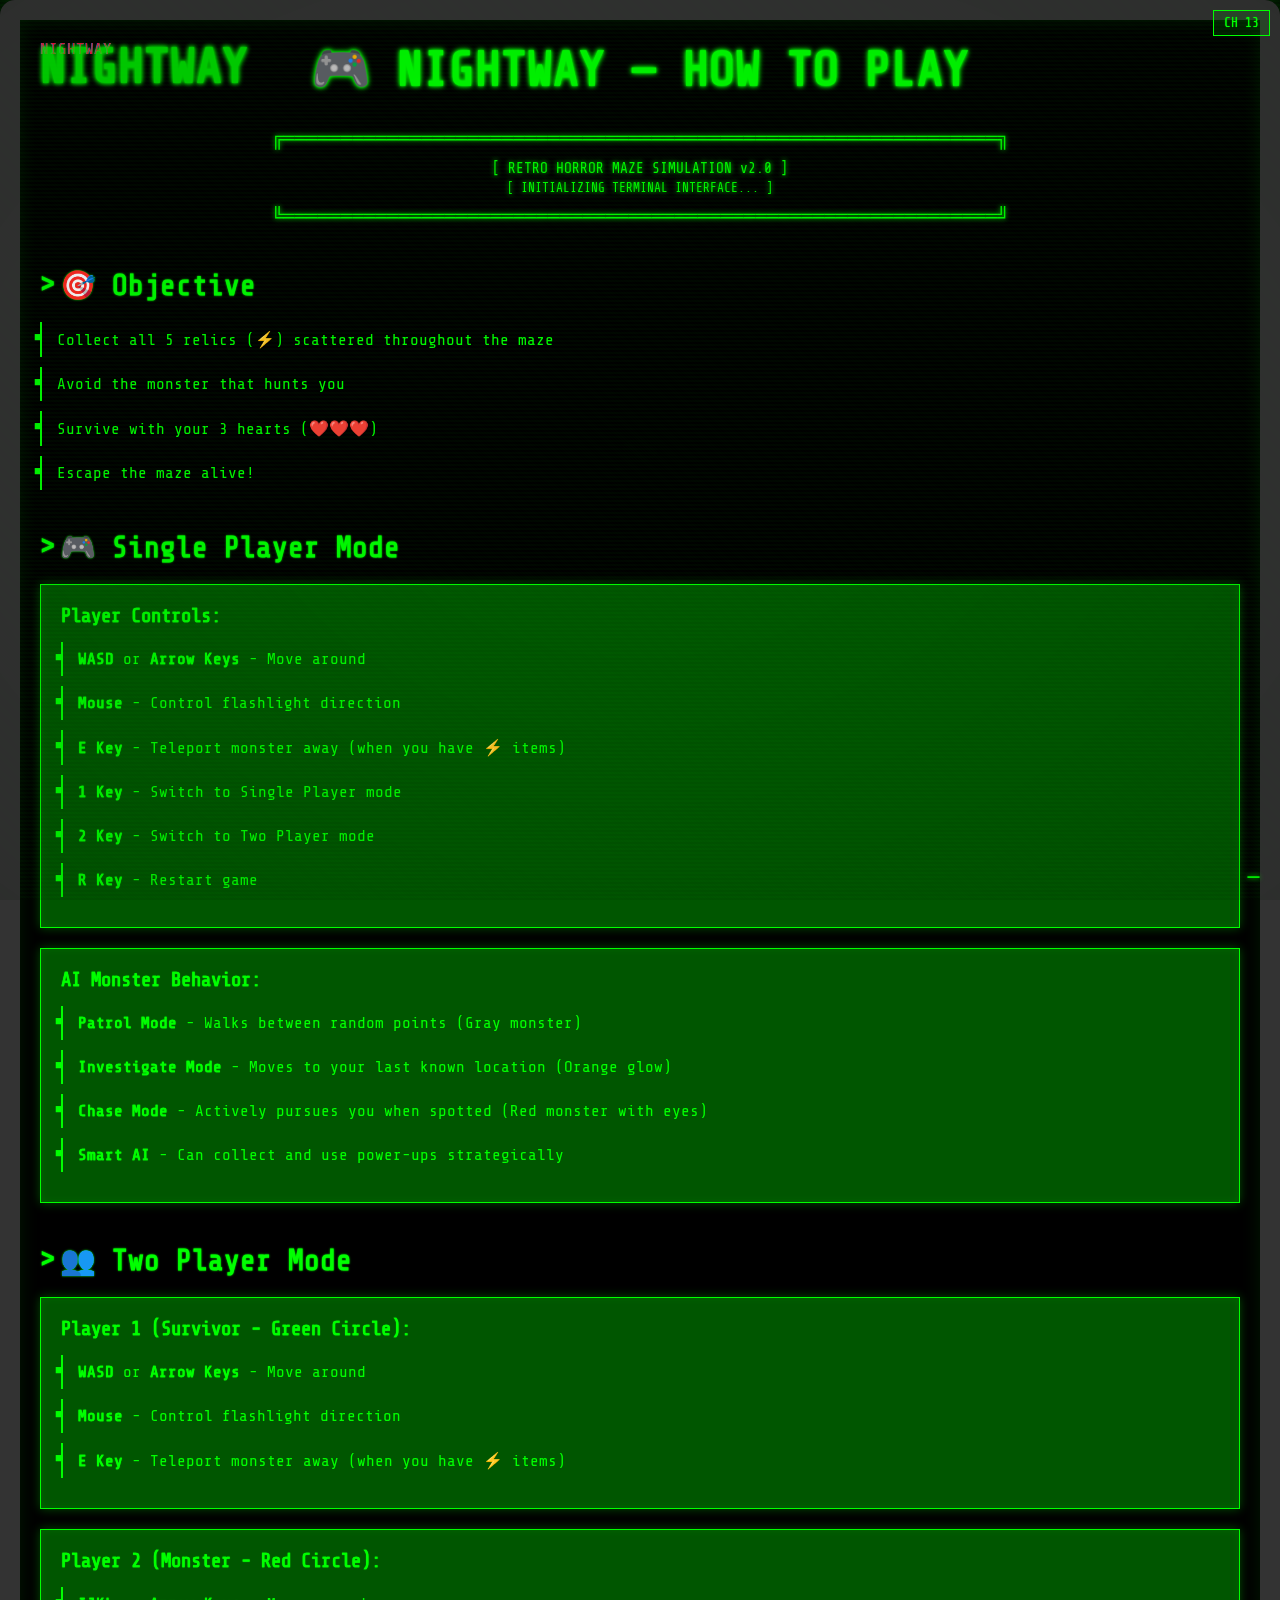
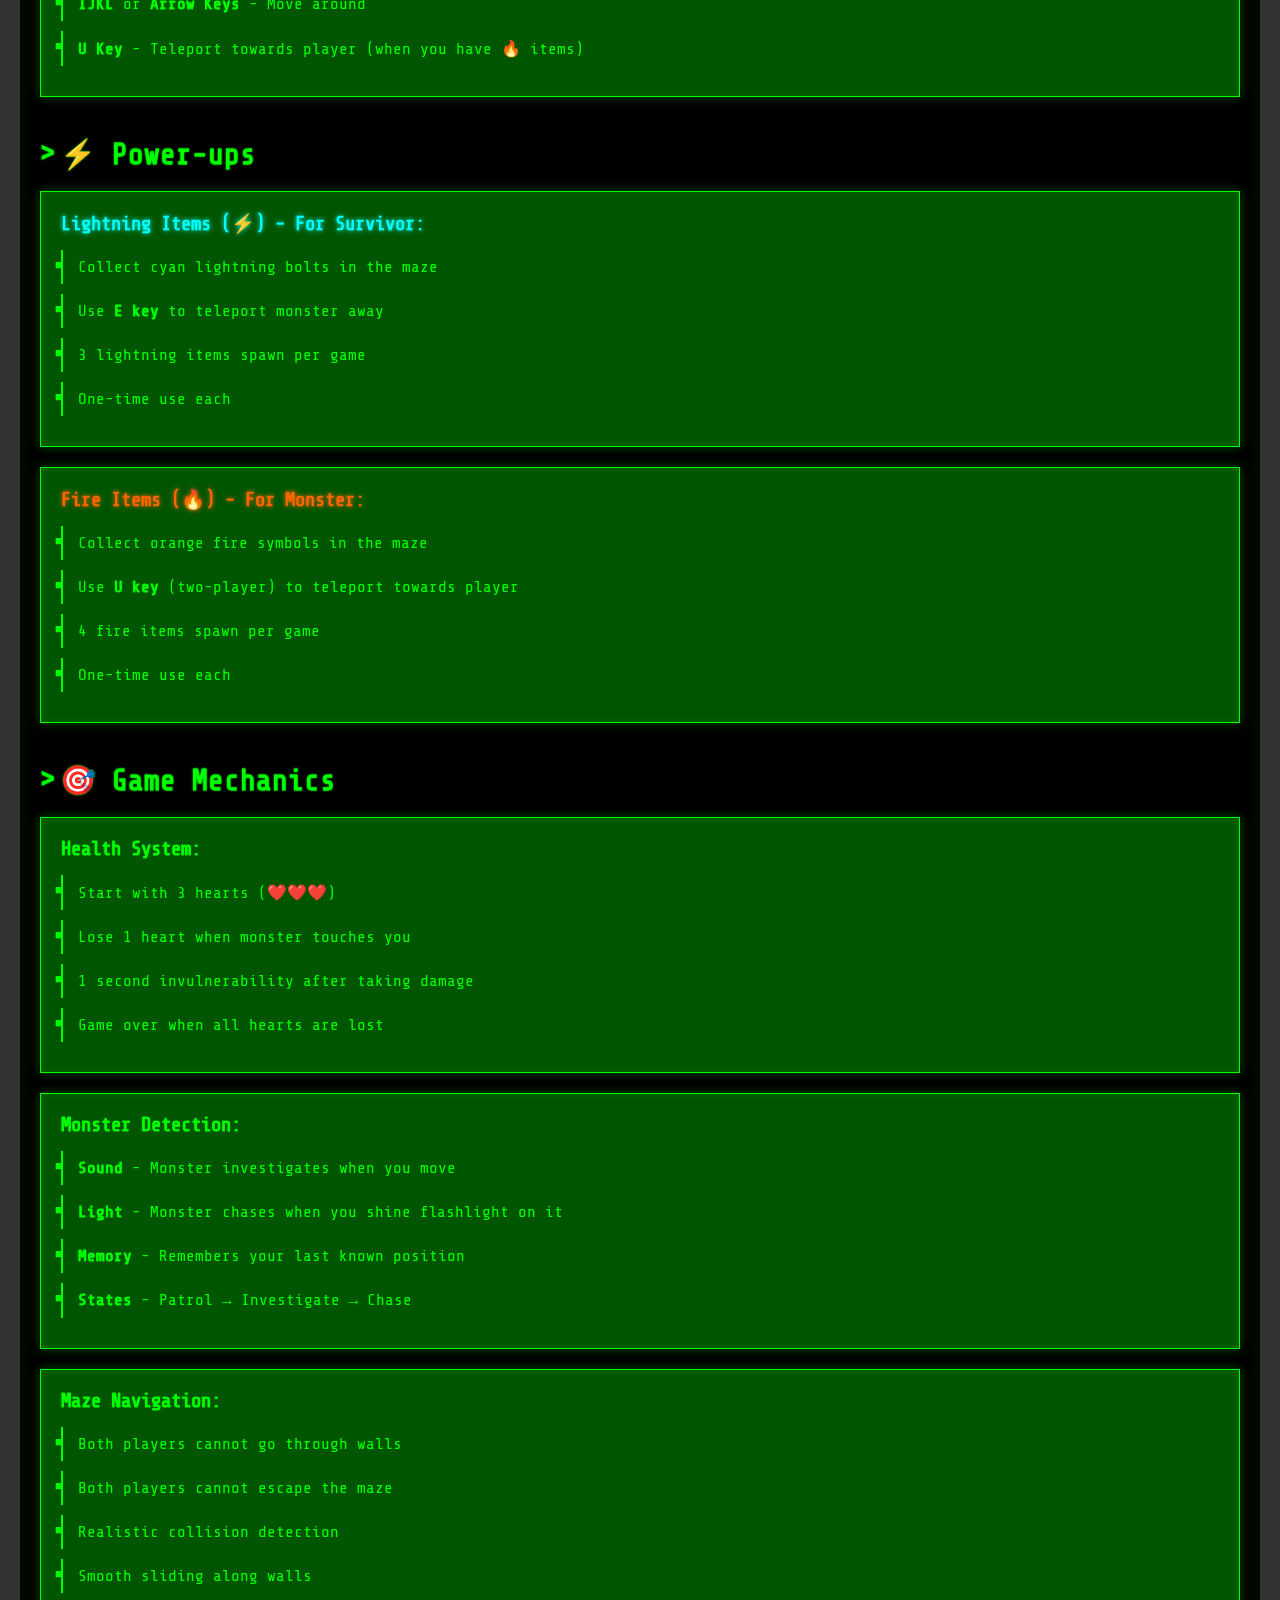
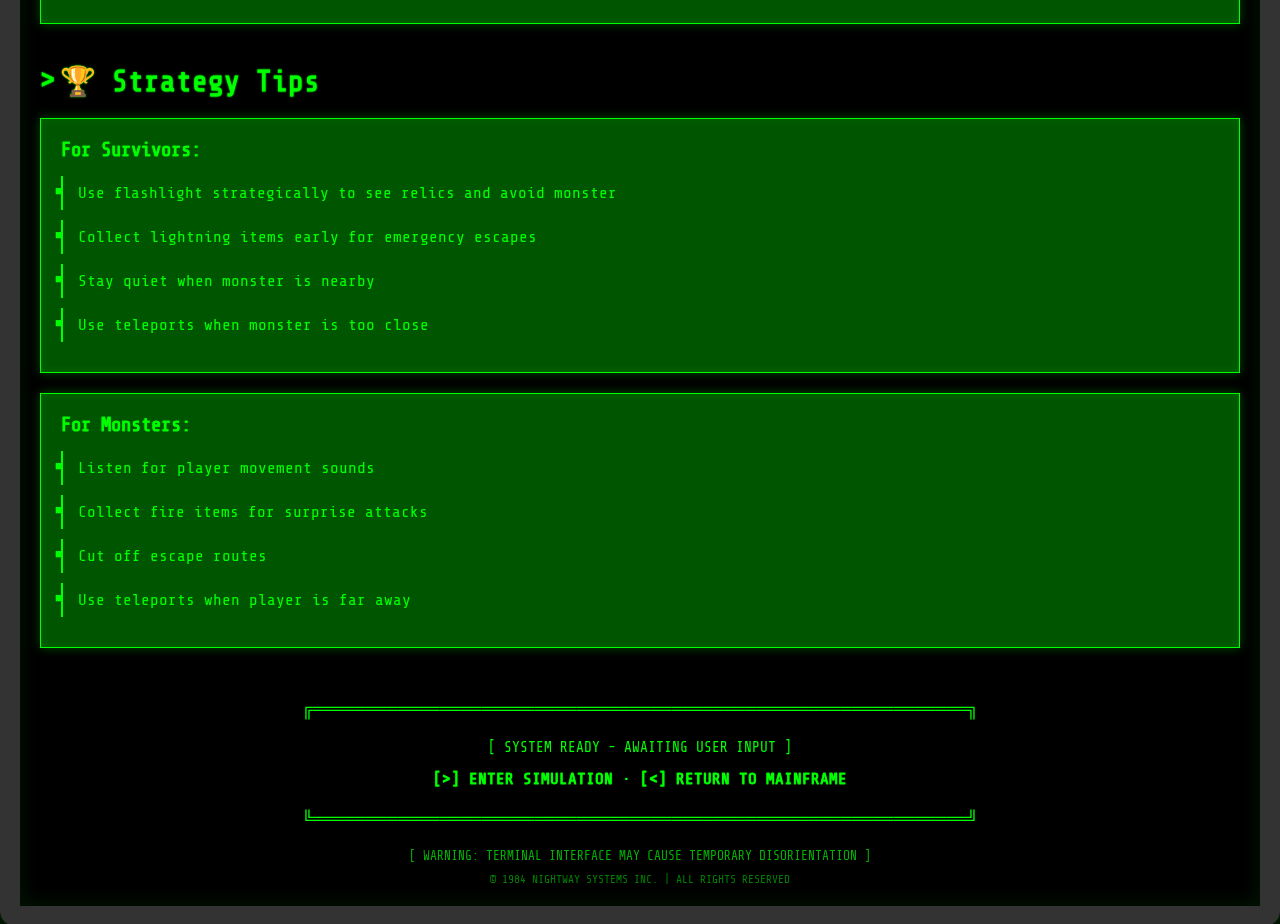
<file: Project horror/instructions.html>
<!doctype html>
<html lang="en">
<head>
<meta charset="utf-8" />
<meta name="viewport" content="width=device-width,initial-scale=1" />
<title>Nightway — Instructions</title>
<style>
@import url('https://fonts.googleapis.com/css2?family=Orbitron:wght@400;700;900&family=Share+Tech+Mono&display=swap');

* {
    margin: 0;
    padding: 0;
    box-sizing: border-box;
}

body {
    font-family: 'Share Tech Mono', monospace;
    background: #000000;
    color: #00ff00;
    margin: 0;
    padding: 20px;
    min-height: 100vh;
    position: relative;
    overflow-x: hidden;
    animation: glitchBackground 0.3s infinite;
    border: 20px solid #333333;
    border-radius: 15px;
    box-shadow: 
        0 0 30px rgba(0, 255, 0, 0.3),
        inset 0 0 20px rgba(0, 255, 0, 0.1);
}

@keyframes glitchBackground {
    0%, 100% { 
        background: #000000;
    }
    10% { 
        background: #001100;
    }
    20% { 
        background: #000000;
    }
    30% { 
        background: #002200;
    }
    40% { 
        background: #000000;
    }
    50% { 
        background: #001100;
    }
    60% { 
        background: #000000;
    }
    70% { 
        background: #002200;
    }
    80% { 
        background: #000000;
    }
    90% { 
        background: #001100;
    }
}

body::before {
    content: '';
    position: fixed;
    top: 0;
    left: 0;
    width: 100%;
    height: 100%;
    background: 
        repeating-linear-gradient(
            0deg,
            transparent,
            transparent 2px,
            rgba(0, 255, 0, 0.03) 2px,
            rgba(0, 255, 0, 0.03) 4px
        );
    pointer-events: none;
    z-index: -1;
    animation: scanlines 0.1s linear infinite;
}

/* TV Screen effect */
body::after {
    content: '';
    position: fixed;
    top: 0;
    left: 0;
    width: 100%;
    height: 100%;
    background: radial-gradient(ellipse at center, transparent 0%, rgba(0, 0, 0, 0.1) 100%);
    pointer-events: none;
    z-index: 1;
}

@keyframes scanlines {
    0% { transform: translateY(0); }
    100% { transform: translateY(4px); }
}

h1 {
    font-family: 'Share Tech Mono', monospace;
    font-weight: 900;
    font-size: 3rem;
    text-align: center;
    margin-bottom: 30px;
    color: #00ff00;
    text-shadow: 
        0 0 2px #00ff00,
        0 0 4px #00ff00,
        0 0 6px #00ff00;
    position: relative;
    animation: glitchText 0.3s infinite;
}

h1::before {
    content: 'NIGHTWAY';
    position: absolute;
    top: 0;
    left: 0;
    color: #00ff00;
    z-index: -1;
    animation: glitchShift 2s infinite;
    opacity: 0.7;
}

h1::after {
    content: 'NIGHTWAY';
    position: absolute;
    top: 0;
    left: 0;
    color: #00ff00;
    z-index: -2;
    animation: glitchShift 2s infinite reverse;
    opacity: 0.5;
}

@keyframes glitchText {
    0%, 100% { 
        transform: translate(0);
    }
    10% { 
        transform: translate(-0.3px, 0.3px);
    }
    20% { 
        transform: translate(0.3px, -0.3px);
    }
    30% { 
        transform: translate(-0.3px, -0.3px);
    }
    40% { 
        transform: translate(0.3px, 0.3px);
    }
    50% { 
        transform: translate(0);
    }
}

@keyframes glitchShift {
    0%, 100% { transform: translate(0); }
    20% { transform: translate(-0.5px, 0.5px); }
    40% { transform: translate(-0.5px, -0.5px); }
    60% { transform: translate(0.5px, 0.5px); }
    80% { transform: translate(0.5px, -0.5px); }
}

h2 {
    font-family: 'Share Tech Mono', monospace;
    font-weight: 700;
    color: #00ff00;
    margin-top: 40px;
    margin-bottom: 20px;
    font-size: 1.8rem;
    text-shadow: 0 0 2px #00ff00;
    position: relative;
    padding-left: 20px;
    animation: glitchText 0.5s infinite;
}

h2::before {
    content: '>';
    position: absolute;
    left: 0;
    color: #00ff00;
    animation: blink 1s infinite;
    font-weight: bold;
}

@keyframes blink {
    0%, 50% { opacity: 1; }
    51%, 100% { opacity: 0; }
}

h3 {
    font-family: 'Share Tech Mono', monospace;
    font-weight: 700;
    color: #00ff00;
    margin-bottom: 15px;
    font-size: 1.2rem;
    text-shadow: 0 0 1px #00ff00;
    animation: glitchText 0.7s infinite;
}

.controls {
    background: rgba(0, 255, 0, 0.05);
    border: 1px solid #00ff00;
    border-radius: 0;
    padding: 20px;
    margin: 20px 0;
    position: relative;
    box-shadow: 
        0 0 10px rgba(0, 255, 0, 0.3),
        inset 0 0 10px rgba(0, 255, 0, 0.1);
    transition: all 0.3s ease;
    animation: glitchBox 0.4s infinite;
}

.controls::before {
    content: '';
    position: absolute;
    top: -1px;
    left: -1px;
    right: -1px;
    bottom: -1px;
    background: #00ff00;
    border-radius: 0;
    z-index: -1;
    animation: borderGlitch 2s linear infinite;
    opacity: 0.3;
}

@keyframes borderGlitch {
    0%, 100% { 
        background: #00ff00;
        transform: translate(0);
    }
    25% { 
        background: #00ff00;
        transform: translate(-0.3px, 0.3px);
    }
    50% { 
        background: #00ff00;
        transform: translate(0.3px, -0.3px);
    }
    75% { 
        background: #00ff00;
        transform: translate(-0.3px, -0.3px);
    }
}

@keyframes glitchBox {
    0%, 100% { 
        transform: translate(0);
    }
    10% { 
        transform: translate(-0.2px, 0.2px);
    }
    20% { 
        transform: translate(0.2px, -0.2px);
    }
    30% { 
        transform: translate(-0.2px, -0.2px);
    }
    40% { 
        transform: translate(0.2px, 0.2px);
    }
}

.controls:hover {
    transform: translateY(-1px);
    box-shadow: 
        0 0 15px rgba(0, 255, 0, 0.5),
        inset 0 0 15px rgba(0, 255, 0, 0.2);
    animation: glitchBox 0.2s infinite;
}

ul {
    list-style: none;
    padding-left: 0;
}

li {
    margin: 10px 0;
    padding: 8px 0;
    border-left: 2px solid #00ff00;
    padding-left: 15px;
    position: relative;
    transition: all 0.3s ease;
    animation: glitchText 0.8s infinite;
}

li::before {
    content: '■';
    position: absolute;
    left: -8px;
    color: #00ff00;
    font-size: 0.8rem;
    animation: pulse 2s infinite;
}

@keyframes pulse {
    0%, 100% { opacity: 0.5; transform: scale(1); }
    50% { opacity: 1; transform: scale(1.2); }
}

li:hover {
    background: rgba(0, 255, 0, 0.1);
    transform: translateX(5px);
    animation: glitchText 0.3s infinite;
}

strong {
    color: #00ff00;
    text-shadow: 0 0 1px #00ff00;
    font-weight: 700;
}

.powerup {
    color: #00ffff;
    text-shadow: 0 0 5px #00ffff;
}

.monster-powerup {
    color: #ff6600;
    text-shadow: 0 0 5px #ff6600;
}

a {
    color: #00ff00;
    text-decoration: none;
    font-weight: 700;
    position: relative;
    transition: all 0.3s ease;
    text-shadow: 0 0 1px #00ff00;
    animation: glitchText 1s infinite;
}

a::after {
    content: '';
    position: absolute;
    bottom: -2px;
    left: 0;
    width: 0;
    height: 2px;
    background: #00ff00;
    transition: width 0.3s ease;
    box-shadow: 0 0 5px #00ff00;
}

a:hover {
    color: #00ff00;
    text-shadow: 0 0 8px #00ff00;
    animation: glitchText 0.3s infinite;
}

a:hover::after {
    width: 100%;
}

p {
    text-align: center;
    margin-top: 40px;
    font-size: 1.1rem;
    color: #00ff00;
    text-shadow: 0 0 1px #00ff00;
}

/* Glitch effect for special elements */
.glitch {
    position: relative;
    animation: glitch 2s infinite;
}

.glitch::before,
.glitch::after {
    content: attr(data-text);
    position: absolute;
    top: 0;
    left: 0;
    width: 100%;
    height: 100%;
}

.glitch::before {
    animation: glitch-1 0.5s infinite;
    color: #ff0040;
    z-index: -1;
}

.glitch::after {
    animation: glitch-2 0.5s infinite;
    color: #00ffff;
    z-index: -2;
}

@keyframes glitch-1 {
    0%, 14%, 15%, 49%, 50%, 99%, 100% { transform: translate(0); }
    15%, 49% { transform: translate(-2px, 2px); }
}

@keyframes glitch-2 {
    0%, 20%, 21%, 62%, 63%, 99%, 100% { transform: translate(0); }
    21%, 62% { transform: translate(2px, -2px); }
}

/* TV Channel indicator */
.tv-channel {
    position: fixed;
    top: 10px;
    right: 10px;
    background: rgba(0, 255, 0, 0.1);
    border: 1px solid #00ff00;
    padding: 5px 10px;
    font-family: 'Share Tech Mono', monospace;
    font-size: 0.8rem;
    color: #00ff00;
    text-shadow: 0 0 1px #00ff00;
    animation: glitchText 0.5s infinite;
    z-index: 10;
}

/* TV Static effect */
.tv-static {
    position: fixed;
    top: 0;
    left: 0;
    width: 100%;
    height: 100%;
    background: 
        repeating-linear-gradient(
            45deg,
            transparent,
            transparent 1px,
            rgba(0, 255, 0, 0.01) 1px,
            rgba(0, 255, 0, 0.01) 2px
        );
    pointer-events: none;
    z-index: 0;
    animation: static 0.1s linear infinite;
}

@keyframes static {
    0% { transform: translate(0, 0); }
    10% { transform: translate(-0.3px, 0.3px); }
    20% { transform: translate(0.3px, -0.3px); }
    30% { transform: translate(-0.3px, -0.3px); }
    40% { transform: translate(0.3px, 0.3px); }
    50% { transform: translate(0, 0); }
    60% { transform: translate(-0.3px, 0.3px); }
    70% { transform: translate(0.3px, -0.3px); }
    80% { transform: translate(-0.3px, -0.3px); }
    90% { transform: translate(0.3px, 0.3px); }
    100% { transform: translate(0, 0); }
}

/* Responsive design */
@media (max-width: 768px) {
    h1 { font-size: 2rem; }
    h2 { font-size: 1.5rem; }
    .controls { padding: 15px; }
    body { padding: 10px; border: 10px solid #333333; }
}
</style>
</head>
<body>
<div class="tv-static"></div>
<div class="tv-channel">CH 13</div>
<div class="glitch" data-text="NIGHTWAY">
    <h1>🎮 NIGHTWAY — HOW TO PLAY</h1>
</div>

<div style="text-align: center; margin-bottom: 30px; font-family: 'Share Tech Mono', monospace; color: #00ff00; text-shadow: 0 0 5px #00ff00;">
    <div style="font-size: 1.2rem; margin-bottom: 10px; animation: glitchText 0.6s infinite;">╔══════════════════════════════════════════════════════════════╗</div>
    <div style="font-size: 0.9rem; color: #00ff00; animation: glitchText 0.8s infinite;">[ RETRO HORROR MAZE SIMULATION v2.0 ]</div>
    <div style="font-size: 0.8rem; color: #00ff00; margin-top: 5px; animation: glitchText 1s infinite;">[ INITIALIZING TERMINAL INTERFACE... ]</div>
    <div style="font-size: 1.2rem; margin-top: 10px; animation: glitchText 0.6s infinite;">╚══════════════════════════════════════════════════════════════╝</div>
</div>

<h2>🎯 Objective</h2>
<ul>
<li>Collect all 5 relics (⚡) scattered throughout the maze</li>
<li>Avoid the monster that hunts you</li>
<li>Survive with your 3 hearts (❤️❤️❤️)</li>
<li>Escape the maze alive!</li>
</ul>

<h2>🎮 Single Player Mode</h2>
<div class="controls">
<h3>Player Controls:</h3>
<ul>
<li><strong>WASD</strong> or <strong>Arrow Keys</strong> - Move around</li>
<li><strong>Mouse</strong> - Control flashlight direction</li>
<li><strong>E Key</strong> - Teleport monster away (when you have ⚡ items)</li>
<li><strong>1 Key</strong> - Switch to Single Player mode</li>
<li><strong>2 Key</strong> - Switch to Two Player mode</li>
<li><strong>R Key</strong> - Restart game</li>
</ul>
</div>

<div class="controls">
<h3>AI Monster Behavior:</h3>
<ul>
<li><strong>Patrol Mode</strong> - Walks between random points (Gray monster)</li>
<li><strong>Investigate Mode</strong> - Moves to your last known location (Orange glow)</li>
<li><strong>Chase Mode</strong> - Actively pursues you when spotted (Red monster with eyes)</li>
<li><strong>Smart AI</strong> - Can collect and use power-ups strategically</li>
</ul>
</div>

<h2>👥 Two Player Mode</h2>
<div class="controls">
<h3>Player 1 (Survivor - Green Circle):</h3>
<ul>
<li><strong>WASD</strong> or <strong>Arrow Keys</strong> - Move around</li>
<li><strong>Mouse</strong> - Control flashlight direction</li>
<li><strong>E Key</strong> - Teleport monster away (when you have ⚡ items)</li>
</ul>
</div>

<div class="controls">
<h3>Player 2 (Monster - Red Circle):</h3>
<ul>
<li><strong>IJKL</strong> or <strong>Arrow Keys</strong> - Move around</li>
<li><strong>U Key</strong> - Teleport towards player (when you have 🔥 items)</li>
</ul>
</div>

<h2>⚡ Power-ups</h2>
<div class="controls">
<h3 class="powerup">Lightning Items (⚡) - For Survivor:</h3>
<ul>
<li>Collect cyan lightning bolts in the maze</li>
<li>Use <strong>E key</strong> to teleport monster away</li>
<li>3 lightning items spawn per game</li>
<li>One-time use each</li>
</ul>
</div>

<div class="controls">
<h3 class="monster-powerup">Fire Items (🔥) - For Monster:</h3>
<ul>
<li>Collect orange fire symbols in the maze</li>
<li>Use <strong>U key</strong> (two-player) to teleport towards player</li>
<li>4 fire items spawn per game</li>
<li>One-time use each</li>
</ul>
</div>

<h2>🎯 Game Mechanics</h2>
<div class="controls">
<h3>Health System:</h3>
<ul>
<li>Start with 3 hearts (❤️❤️❤️)</li>
<li>Lose 1 heart when monster touches you</li>
<li>1 second invulnerability after taking damage</li>
<li>Game over when all hearts are lost</li>
</ul>
</div>

<div class="controls">
<h3>Monster Detection:</h3>
<ul>
<li><strong>Sound</strong> - Monster investigates when you move</li>
<li><strong>Light</strong> - Monster chases when you shine flashlight on it</li>
<li><strong>Memory</strong> - Remembers your last known position</li>
<li><strong>States</strong> - Patrol → Investigate → Chase</li>
</ul>
</div>

<div class="controls">
<h3>Maze Navigation:</h3>
<ul>
<li>Both players cannot go through walls</li>
<li>Both players cannot escape the maze</li>
<li>Realistic collision detection</li>
<li>Smooth sliding along walls</li>
</ul>
</div>

<h2>🏆 Strategy Tips</h2>
<div class="controls">
<h3>For Survivors:</h3>
<ul>
<li>Use flashlight strategically to see relics and avoid monster</li>
<li>Collect lightning items early for emergency escapes</li>
<li>Stay quiet when monster is nearby</li>
<li>Use teleports when monster is too close</li>
</ul>
</div>

<div class="controls">
<h3>For Monsters:</h3>
<ul>
<li>Listen for player movement sounds</li>
<li>Collect fire items for surprise attacks</li>
<li>Cut off escape routes</li>
<li>Use teleports when player is far away</li>
</ul>
</div>

<div style="text-align: center; margin-top: 50px; font-family: 'Share Tech Mono', monospace;">
    <div style="color: #00ff00; font-size: 1.1rem; margin-bottom: 20px; animation: glitchText 0.6s infinite;">
        ╔══════════════════════════════════════════════════════════════╗
    </div>
    <div style="color: #00ff00; font-size: 0.9rem; margin-bottom: 15px; animation: glitchText 0.8s infinite;">
        [ SYSTEM READY - AWAITING USER INPUT ]
    </div>
    <div style="color: #00ff00; font-size: 1rem; margin-bottom: 20px;">
        <a href="game.html">[>] ENTER SIMULATION</a> • <a href="index.html">[<] RETURN TO MAINFRAME</a>
    </div>
    <div style="color: #00ff00; font-size: 1.1rem; animation: glitchText 0.6s infinite;">
        ╚══════════════════════════════════════════════════════════════╝
    </div>
    <div style="color: #00ff00; font-size: 0.8rem; margin-top: 20px; opacity: 0.7; animation: glitchText 1.2s infinite;">
        [ WARNING: TERMINAL INTERFACE MAY CAUSE TEMPORARY DISORIENTATION ]
    </div>
    <div style="color: #00ff00; font-size: 0.7rem; margin-top: 10px; opacity: 0.5; animation: glitchText 1.5s infinite;">
        © 1984 NIGHTWAY SYSTEMS INC. | ALL RIGHTS RESERVED
    </div>
</div>

<!-- Retro terminal cursor effect -->
<div style="position: fixed; bottom: 20px; right: 20px; color: #00ff00; font-family: 'Share Tech Mono', monospace; font-size: 1.5rem; animation: blink 1s infinite; text-shadow: 0 0 5px #00ff00;">
    _
</div>

<script>
// Audio context and sounds
let audioContext;
let sounds = {};

// Initialize audio
function initAudio() {
    try {
        audioContext = new (window.AudioContext || window.webkitAudioContext)();
        createSounds();
    } catch (e) {
        console.log('Audio not supported');
    }
}

// Create sound effects
function createSounds() {
    // Button click sound
    sounds.button = createTone(400, 0.1, 'triangle');
    
    // Link hover sound
    sounds.hover = createTone(600, 0.05, 'sine');
    
    // Terminal sound
    sounds.terminal = createTone(800, 0.15, 'square');
}

// Create a tone
function createTone(frequency, duration, type = 'sine') {
    return function() {
        if (!audioContext) return;
        
        const oscillator = audioContext.createOscillator();
        const gainNode = audioContext.createGain();
        
        oscillator.connect(gainNode);
        gainNode.connect(audioContext.destination);
        
        oscillator.frequency.setValueAtTime(frequency, audioContext.currentTime);
        oscillator.type = type;
        
        gainNode.gain.setValueAtTime(0.05, audioContext.currentTime);
        gainNode.gain.exponentialRampToValueAtTime(0.01, audioContext.currentTime + duration);
        
        oscillator.start(audioContext.currentTime);
        oscillator.stop(audioContext.currentTime + duration);
    };
}

// Play sound effect
function playSound(soundName) {
    if (sounds[soundName]) {
        sounds[soundName]();
    }
}

// Initialize audio when page loads
document.addEventListener('DOMContentLoaded', function() {
    initAudio();
    
    // Add sound effects to links
    const links = document.querySelectorAll('a');
    links.forEach(link => {
        link.addEventListener('click', function() {
            playSound('button');
        });
        link.addEventListener('mouseenter', function() {
            playSound('hover');
        });
    });
    
    // Add terminal sound to page load
    setTimeout(() => {
        playSound('terminal');
    }, 500);
});
</script>
</body>
</html>
</file>
<file: style.css>
/* Reset and Base Styles */
* {
    margin: 0;
    padding: 0;
    box-sizing: border-box;
}

body {
    font-family: 'Arial', sans-serif;
    background: linear-gradient(135deg, #87CEEB 0%, #98FB98 100%);
    min-height: 100vh;
    display: flex;
    justify-content: center;
    align-items: center;
    padding: 20px;
}

.container {
    text-align: center;
}

h1 {
    color: #2c3e50;
    margin-bottom: 30px;
    font-size: 2.5em;
    text-shadow: 2px 2px 4px rgba(0,0,0,0.3);
}

/* Bell Tower Container */
.bell-tower {
    position: relative;
    display: inline-block;
    margin: 0 auto;
}

/* Tower Base */
.tower-base {
    width: 200px;
    height: 40px;
    background: linear-gradient(45deg, #8B4513, #A0522D);
    border-radius: 10px 10px 0 0;
    box-shadow: 0 4px 8px rgba(0,0,0,0.3);
    position: relative;
    z-index: 1;
}

/* Main Tower Body */
.tower-body {
    width: 180px;
    height: 300px;
    background: linear-gradient(180deg, #D2B48C, #BC9A6A);
    margin: 0 auto;
    position: relative;
    border: 3px solid #8B4513;
    border-radius: 5px;
    box-shadow: inset 0 0 20px rgba(0,0,0,0.2);
}

/* Windows */
.window {
    position: absolute;
    width: 30px;
    height: 40px;
    background: linear-gradient(45deg, #4169E1, #87CEEB);
    border: 2px solid #2c3e50;
    border-radius: 5px;
    box-shadow: inset 0 0 10px rgba(0,0,0,0.3);
}

.window-left {
    top: 80px;
    left: 20px;
}

.window-right {
    top: 80px;
    right: 20px;
}

.window-center {
    top: 150px;
    left: 50%;
    transform: translateX(-50%);
    width: 40px;
    height: 50px;
}

/* Clock */
.clock {
    position: absolute;
    top: 200px;
    left: 50%;
    transform: translateX(-50%);
    width: 60px;
    height: 60px;
}

.clock-face {
    width: 100%;
    height: 100%;
    background: #F5F5DC;
    border: 3px solid #2c3e50;
    border-radius: 50%;
    position: relative;
    box-shadow: inset 0 0 10px rgba(0,0,0,0.2);
}

.clock-hands {
    position: absolute;
    top: 50%;
    left: 50%;
    transform: translate(-50%, -50%);
    width: 2px;
    height: 2px;
}

.hour-hand {
    position: absolute;
    width: 2px;
    height: 15px;
    background: #2c3e50;
    top: -15px;
    left: 0;
    transform-origin: bottom center;
    transform: rotate(45deg);
}

.minute-hand {
    position: absolute;
    width: 2px;
    height: 20px;
    background: #e74c3c;
    top: -20px;
    left: 0;
    transform-origin: bottom center;
    transform: rotate(90deg);
}

/* Bell Chamber */
.bell-chamber {
    width: 160px;
    height: 80px;
    background: linear-gradient(180deg, #BC9A6A, #D2B48C);
    margin: 0 auto;
    position: relative;
    border: 3px solid #8B4513;
    border-radius: 10px;
    box-shadow: 0 4px 8px rgba(0,0,0,0.3);
}

.bell-opening {
    position: absolute;
    top: 10px;
    left: 50%;
    transform: translateX(-50%);
    width: 100px;
    height: 20px;
    background: #2c3e50;
    border-radius: 10px;
}

.bell {
    position: absolute;
    bottom: 10px;
    left: 50%;
    transform: translateX(-50%);
    width: 40px;
    height: 30px;
    background: linear-gradient(45deg, #FFD700, #FFA500);
    border-radius: 50% 50% 50% 50% / 60% 60% 40% 40%;
    box-shadow: 0 2px 4px rgba(0,0,0,0.3);
}

.bell::before {
    content: '';
    position: absolute;
    top: -5px;
    left: 50%;
    transform: translateX(-50%);
    width: 8px;
    height: 8px;
    background: #8B4513;
    border-radius: 50%;
}

/* Spire */
.spire {
    width: 20px;
    height: 100px;
    background: linear-gradient(180deg, #8B4513, #A0522D);
    margin: 0 auto;
    position: relative;
    border-radius: 10px 10px 0 0;
    box-shadow: 0 4px 8px rgba(0,0,0,0.3);
}

.spire-tip {
    position: absolute;
    top: -10px;
    left: 50%;
    transform: translateX(-50%);
    width: 0;
    height: 0;
    border-left: 10px solid transparent;
    border-right: 10px solid transparent;
    border-bottom: 20px solid #FFD700;
}

/* Ground */
.ground {
    width: 300px;
    height: 20px;
    background: linear-gradient(90deg, #228B22, #32CD32);
    margin: 20px auto 0;
    border-radius: 10px;
    box-shadow: 0 2px 4px rgba(0,0,0,0.3);
}

/* Responsive Design */
@media (max-width: 768px) {
    .bell-tower {
        transform: scale(0.8);
    }
    
    h1 {
        font-size: 2em;
    }
}

@media (max-width: 480px) {
    .bell-tower {
        transform: scale(0.6);
    }
    
    h1 {
        font-size: 1.5em;
    }
}
</file>
<file: dream.css>
/* Dream State Styles */

/* Reset and Base Styles */
* {
    margin: 0;
    padding: 0;
    box-sizing: border-box;
}

body {
    font-family: 'Arial', sans-serif;
    background: #000;
    overflow-x: hidden;
    min-height: 100vh;
}

/* Dream Container */
.dream-container {
    position: relative;
    width: 100%;
    min-height: 100vh;
    background: linear-gradient(180deg, #1a1a2e 0%, #16213e 50%, #0f3460 100%);
}

/* Navigation */
.navigation {
    position: fixed;
    top: 20px;
    left: 50%;
    transform: translateX(-50%);
    z-index: 1000;
    display: flex;
    gap: 15px;
}

.navigation a {
    padding: 10px 20px;
    background: rgba(255, 255, 255, 0.1);
    color: #fff;
    text-decoration: none;
    border-radius: 25px;
    font-weight: bold;
    backdrop-filter: blur(10px);
    border: 1px solid rgba(255, 255, 255, 0.2);
    transition: all 0.3s ease;
}

.navigation a:hover {
    background: rgba(255, 255, 255, 0.2);
    transform: translateY(-2px);
}

.navigation a.active {
    background: rgba(138, 43, 226, 0.3);
    border-color: #8a2be2;
}

/* Dream Title */
.dream-title {
    position: fixed;
    top: 80px;
    left: 50%;
    transform: translateX(-50%);
    color: #fff;
    font-size: 2.5em;
    text-shadow: 0 0 20px #8a2be2;
    z-index: 1000;
    animation: titleGlow 3s ease-in-out infinite alternate;
}

/* Dream Scene */
.dream-scene {
    position: relative;
    width: 100%;
    height: 100vh;
    overflow: hidden;
}

/* Sky */
.sky {
    position: absolute;
    top: 0;
    left: 0;
    width: 100%;
    height: 60%;
    background: linear-gradient(180deg, #1a1a2e 0%, #16213e 50%, #0f3460 100%);
}

/* Moon */
.moon {
    position: absolute;
    top: 50px;
    right: 100px;
    width: 80px;
    height: 80px;
    background: radial-gradient(circle, #fff 0%, #f0f0f0 100%);
    border-radius: 50%;
    box-shadow: 0 0 30px rgba(255, 255, 255, 0.5);
    animation: moonGlow 4s ease-in-out infinite alternate;
}

/* Stars */
.stars {
    position: absolute;
    top: 0;
    left: 0;
    width: 100%;
    height: 100%;
}

.star {
    position: absolute;
    width: 2px;
    height: 2px;
    background: #fff;
    border-radius: 50%;
    animation: starTwinkle 2s ease-in-out infinite;
}

.star-1 { top: 20%; left: 20%; animation-delay: 0s; }
.star-2 { top: 30%; left: 70%; animation-delay: 0.5s; }
.star-3 { top: 15%; left: 50%; animation-delay: 1s; }
.star-4 { top: 40%; left: 30%; animation-delay: 1.5s; }
.star-5 { top: 25%; left: 80%; animation-delay: 2s; }

/* Clouds */
.cloud {
    position: absolute;
    background: rgba(255, 255, 255, 0.1);
    border-radius: 50px;
    animation: cloudFloat 20s linear infinite;
}

.cloud-1 {
    top: 100px;
    left: -100px;
    width: 80px;
    height: 40px;
    animation-duration: 25s;
}

.cloud-2 {
    top: 150px;
    left: -150px;
    width: 120px;
    height: 60px;
    animation-duration: 30s;
    animation-delay: -10s;
}

.cloud-3 {
    top: 80px;
    left: -200px;
    width: 100px;
    height: 50px;
    animation-duration: 35s;
    animation-delay: -20s;
}

/* Forest */
.forest {
    position: absolute;
    bottom: 0;
    left: 0;
    width: 100%;
    height: 40%;
    z-index: 2;
}

.tree {
    position: absolute;
    bottom: 0;
    background: linear-gradient(180deg, #2d5016 0%, #1a3009 100%);
    border-radius: 5px 5px 0 0;
}

.tree::before {
    content: '';
    position: absolute;
    top: -30px;
    left: 50%;
    transform: translateX(-50%);
    width: 0;
    height: 0;
    border-left: 15px solid transparent;
    border-right: 15px solid transparent;
    border-bottom: 40px solid #0d4f0d;
}

.tree-1 { left: 2%; width: 20px; height: 120px; }
.tree-2 { left: 8%; width: 25px; height: 150px; }
.tree-3 { left: 12%; width: 18px; height: 100px; }
.tree-4 { left: 18%; width: 22px; height: 130px; }
.tree-5 { left: 25%; width: 20px; height: 110px; }
.tree-6 { left: 32%; width: 24px; height: 140px; }
.tree-7 { left: 38%; width: 19px; height: 120px; }
.tree-8 { left: 45%; width: 21px; height: 160px; }
.tree-9 { left: 52%; width: 23px; height: 135px; }
.tree-10 { left: 58%; width: 17px; height: 95px; }
.tree-11 { left: 62%; width: 26px; height: 145px; }
.tree-12 { left: 68%; width: 20px; height: 115px; }
.tree-13 { left: 72%; width: 24px; height: 155px; }
.tree-14 { left: 78%; width: 19px; height: 125px; }
.tree-15 { left: 82%; width: 22px; height: 140px; }
.tree-16 { left: 88%; width: 25px; height: 165px; }

/* Parked Car */
.parked-car {
    position: absolute;
    bottom: 20px;
    left: 20%;
    width: 80px;
    height: 40px;
    z-index: 8;
}

.car-body {
    position: relative;
    width: 100%;
    height: 100%;
    background: linear-gradient(45deg, #4169E1, #1E90FF);
    border-radius: 8px 8px 4px 4px;
    border: 2px solid #000;
    box-shadow: 0 4px 8px rgba(0,0,0,0.3);
}

.car-roof {
    position: absolute;
    top: 5px;
    left: 10px;
    right: 10px;
    height: 20px;
    background: linear-gradient(45deg, #1E90FF, #87CEEB);
    border-radius: 4px 4px 0 0;
    border: 1px solid #000;
}

.car-windshield {
    position: absolute;
    top: 8px;
    left: 15px;
    right: 15px;
    height: 12px;
    background: linear-gradient(45deg, #87CEEB, #B0E0E6);
    border-radius: 2px;
    border: 1px solid #000;
}

.car-door {
    position: absolute;
    top: 15px;
    left: 20px;
    width: 20px;
    height: 15px;
    background: #4169E1;
    border: 1px solid #000;
    border-radius: 2px;
}

.car-wheel {
    position: absolute;
    bottom: -5px;
    width: 12px;
    height: 12px;
    background: #2c3e50;
    border: 2px solid #000;
    border-radius: 50%;
}

.wheel-front {
    left: 8px;
}

.wheel-back {
    right: 8px;
}

.car-headlight {
    position: absolute;
    top: 12px;
    left: -2px;
    width: 6px;
    height: 4px;
    background: #FFD700;
    border: 1px solid #000;
    border-radius: 2px;
    box-shadow: 0 0 8px #FFD700;
    animation: headlightGlow 2s ease-in-out infinite alternate;
}

/* Church */
.church {
    position: absolute;
    bottom: 0;
    left: 50%;
    transform: translateX(-50%);
    z-index: 10;
}

/* Church Body */
.church-body {
    position: relative;
    width: 200px;
    height: 120px;
}

.church-roof {
    position: absolute;
    top: 0;
    left: 0;
    width: 100%;
    height: 0;
    border-left: 100px solid transparent;
    border-right: 100px solid transparent;
    border-bottom: 60px solid #8B4513;
}

.church-walls {
    position: absolute;
    top: 40px;
    left: 0;
    width: 100%;
    height: 80px;
    background: linear-gradient(180deg, #D2B48C, #BC9A6A);
    border: 3px solid #8B4513;
    border-radius: 5px;
}

.church-door {
    position: absolute;
    bottom: 0;
    left: 50%;
    transform: translateX(-50%);
    width: 30px;
    height: 60px;
    background: #654321;
    border-radius: 15px 15px 0 0;
}

.church-window {
    position: absolute;
    top: 20px;
    width: 25px;
    height: 30px;
    background: linear-gradient(45deg, #4169E1, #87CEEB);
    border: 2px solid #2c3e50;
    border-radius: 5px;
}

.window-left { left: 20px; }
.window-right { right: 20px; }

/* Bell Tower */
.bell-tower {
    position: absolute;
    top: -200px;
    left: 50%;
    transform: translateX(-50%);
    width: 80px;
}

.tower-base {
    width: 80px;
    height: 20px;
    background: linear-gradient(45deg, #8B4513, #A0522D);
    border-radius: 5px 5px 0 0;
    box-shadow: 0 4px 8px rgba(0,0,0,0.3);
}

.tower-body {
    width: 70px;
    height: 100px;
    background: linear-gradient(180deg, #D2B48C, #BC9A6A);
    margin: 0 auto;
    border: 3px solid #8B4513;
    border-radius: 5px;
    position: relative;
}

.tower-window {
    position: absolute;
    top: 30px;
    left: 50%;
    transform: translateX(-50%);
    width: 20px;
    height: 25px;
    background: linear-gradient(45deg, #4169E1, #87CEEB);
    border: 2px solid #2c3e50;
    border-radius: 3px;
}

.bell-chamber {
    width: 60px;
    height: 40px;
    background: linear-gradient(180deg, #BC9A6A, #D2B48C);
    margin: 0 auto;
    border: 3px solid #8B4513;
    border-radius: 5px;
    position: relative;
}

.bell-opening {
    position: absolute;
    top: 5px;
    left: 50%;
    transform: translateX(-50%);
    width: 40px;
    height: 10px;
    background: #2c3e50;
    border-radius: 5px;
}

.big-bell {
    position: absolute;
    bottom: 5px;
    left: 50%;
    transform: translateX(-50%);
    width: 30px;
    height: 25px;
    background: linear-gradient(45deg, #FFD700, #FFA500);
    border-radius: 50% 50% 50% 50% / 60% 60% 40% 40%;
    box-shadow: 0 2px 4px rgba(0,0,0,0.3);
    animation: bellSway 3s ease-in-out infinite;
}

.bell-clapper {
    position: absolute;
    top: -3px;
    left: 50%;
    transform: translateX(-50%);
    width: 4px;
    height: 4px;
    background: #8B4513;
    border-radius: 50%;
}

.tower-spire {
    width: 15px;
    height: 50px;
    background: linear-gradient(180deg, #8B4513, #A0522D);
    margin: 0 auto;
    border-radius: 5px 5px 0 0;
    position: relative;
}

/* Sound Waves */
.sound-waves {
    position: absolute;
    top: 50%;
    left: 50%;
    transform: translate(-50%, -50%);
    z-index: 5;
}

.sound-wave {
    position: absolute;
    top: 50%;
    left: 50%;
    transform: translate(-50%, -50%);
    border: 2px solid rgba(255, 255, 255, 0.3);
    border-radius: 50%;
    opacity: 0;
}

.wave-1 { width: 50px; height: 50px; }
.wave-2 { width: 100px; height: 100px; }
.wave-3 { width: 150px; height: 150px; }
.wave-4 { width: 200px; height: 200px; }

/* Dream Particles */
.dream-particles {
    position: absolute;
    top: 0;
    left: 0;
    width: 100%;
    height: 100%;
    z-index: 1;
}

.particle {
    position: absolute;
    width: 4px;
    height: 4px;
    background: rgba(138, 43, 226, 0.6);
    border-radius: 50%;
    animation: particleFloat 8s linear infinite;
}

.particle-1 { top: 20%; left: 10%; animation-delay: 0s; }
.particle-2 { top: 40%; left: 80%; animation-delay: 2s; }
.particle-3 { top: 60%; left: 20%; animation-delay: 4s; }
.particle-4 { top: 30%; left: 60%; animation-delay: 6s; }
.particle-5 { top: 70%; left: 70%; animation-delay: 1s; }
.particle-6 { top: 50%; left: 40%; animation-delay: 3s; }

/* Ground */
.ground {
    position: absolute;
    bottom: 0;
    left: 0;
    width: 100%;
    height: 20px;
    background: linear-gradient(90deg, #2d5016, #1a3009);
    box-shadow: 0 -5px 10px rgba(0,0,0,0.3);
}

/* Bell Control */
.bell-control {
    position: fixed;
    bottom: 30px;
    left: 50%;
    transform: translateX(-50%);
    z-index: 1000;
}

.ring-button {
    padding: 15px 30px;
    background: linear-gradient(45deg, #8a2be2, #9932cc);
    color: white;
    border: none;
    border-radius: 25px;
    font-size: 1.2em;
    font-weight: bold;
    cursor: pointer;
    box-shadow: 0 4px 15px rgba(138, 43, 226, 0.4);
    transition: all 0.3s ease;
    backdrop-filter: blur(10px);
}

.ring-button:hover {
    transform: translateY(-2px);
    box-shadow: 0 6px 20px rgba(138, 43, 226, 0.6);
}

/* Animations */
@keyframes titleGlow {
    0% { text-shadow: 0 0 20px #8a2be2; }
    100% { text-shadow: 0 0 30px #8a2be2, 0 0 40px #9932cc; }
}

@keyframes moonGlow {
    0% { box-shadow: 0 0 30px rgba(255, 255, 255, 0.5); }
    100% { box-shadow: 0 0 40px rgba(255, 255, 255, 0.8); }
}

@keyframes starTwinkle {
    0%, 100% { opacity: 0.3; transform: scale(1); }
    50% { opacity: 1; transform: scale(1.2); }
}

@keyframes cloudFloat {
    0% { transform: translateX(-200px); }
    100% { transform: translateX(calc(100vw + 200px)); }
}

@keyframes bellSway {
    0%, 100% { transform: translateX(-50%) rotate(-2deg); }
    50% { transform: translateX(-50%) rotate(2deg); }
}

@keyframes bellRing {
    0% { transform: translateX(-50%) rotate(-5deg); }
    25% { transform: translateX(-50%) rotate(5deg); }
    50% { transform: translateX(-50%) rotate(-3deg); }
    75% { transform: translateX(-50%) rotate(3deg); }
    100% { transform: translateX(-50%) rotate(0deg); }
}

@keyframes soundWaveExpand {
    0% { 
        width: 50px; 
        height: 50px; 
        opacity: 0.8; 
    }
    100% { 
        width: 300px; 
        height: 300px; 
        opacity: 0; 
    }
}

@keyframes particleFloat {
    0% { 
        transform: translateY(100vh) rotate(0deg); 
        opacity: 0; 
    }
    10% { opacity: 1; }
    90% { opacity: 1; }
    100% { 
        transform: translateY(-100px) rotate(360deg); 
        opacity: 0; 
    }
}

@keyframes headlightGlow {
    0% { 
        box-shadow: 0 0 8px #FFD700; 
        opacity: 0.8; 
    }
    100% { 
        box-shadow: 0 0 15px #FFD700, 0 0 25px #FFA500; 
        opacity: 1; 
    }
}

/* Responsive Design */
@media (max-width: 768px) {
    .dream-title {
        font-size: 2em;
    }
    
    .church {
        transform: translateX(-50%) scale(0.8);
    }
    
    .moon {
        width: 60px;
        height: 60px;
        right: 50px;
    }
}

@media (max-width: 480px) {
    .dream-title {
        font-size: 1.5em;
    }
    
    .church {
        transform: translateX(-50%) scale(0.6);
    }
    
    .moon {
        width: 40px;
        height: 40px;
        right: 30px;
    }
}
</file>
